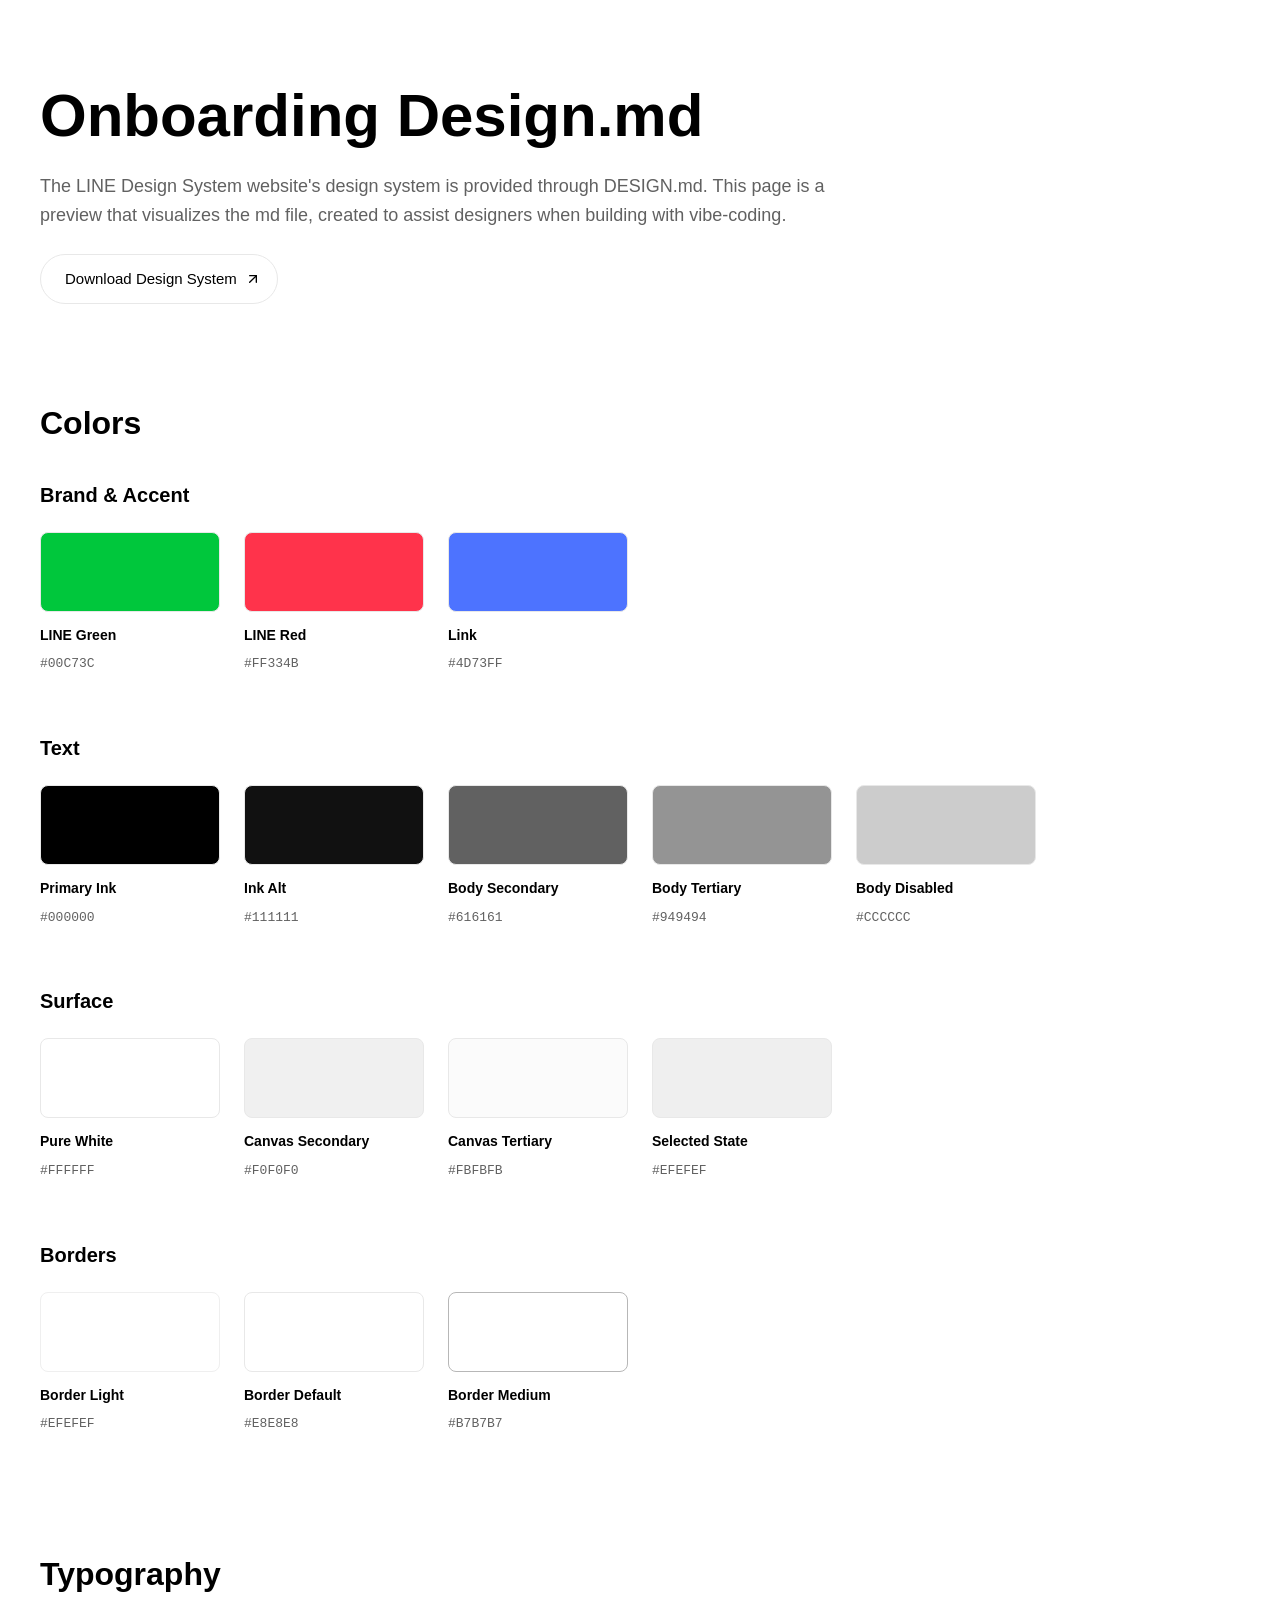
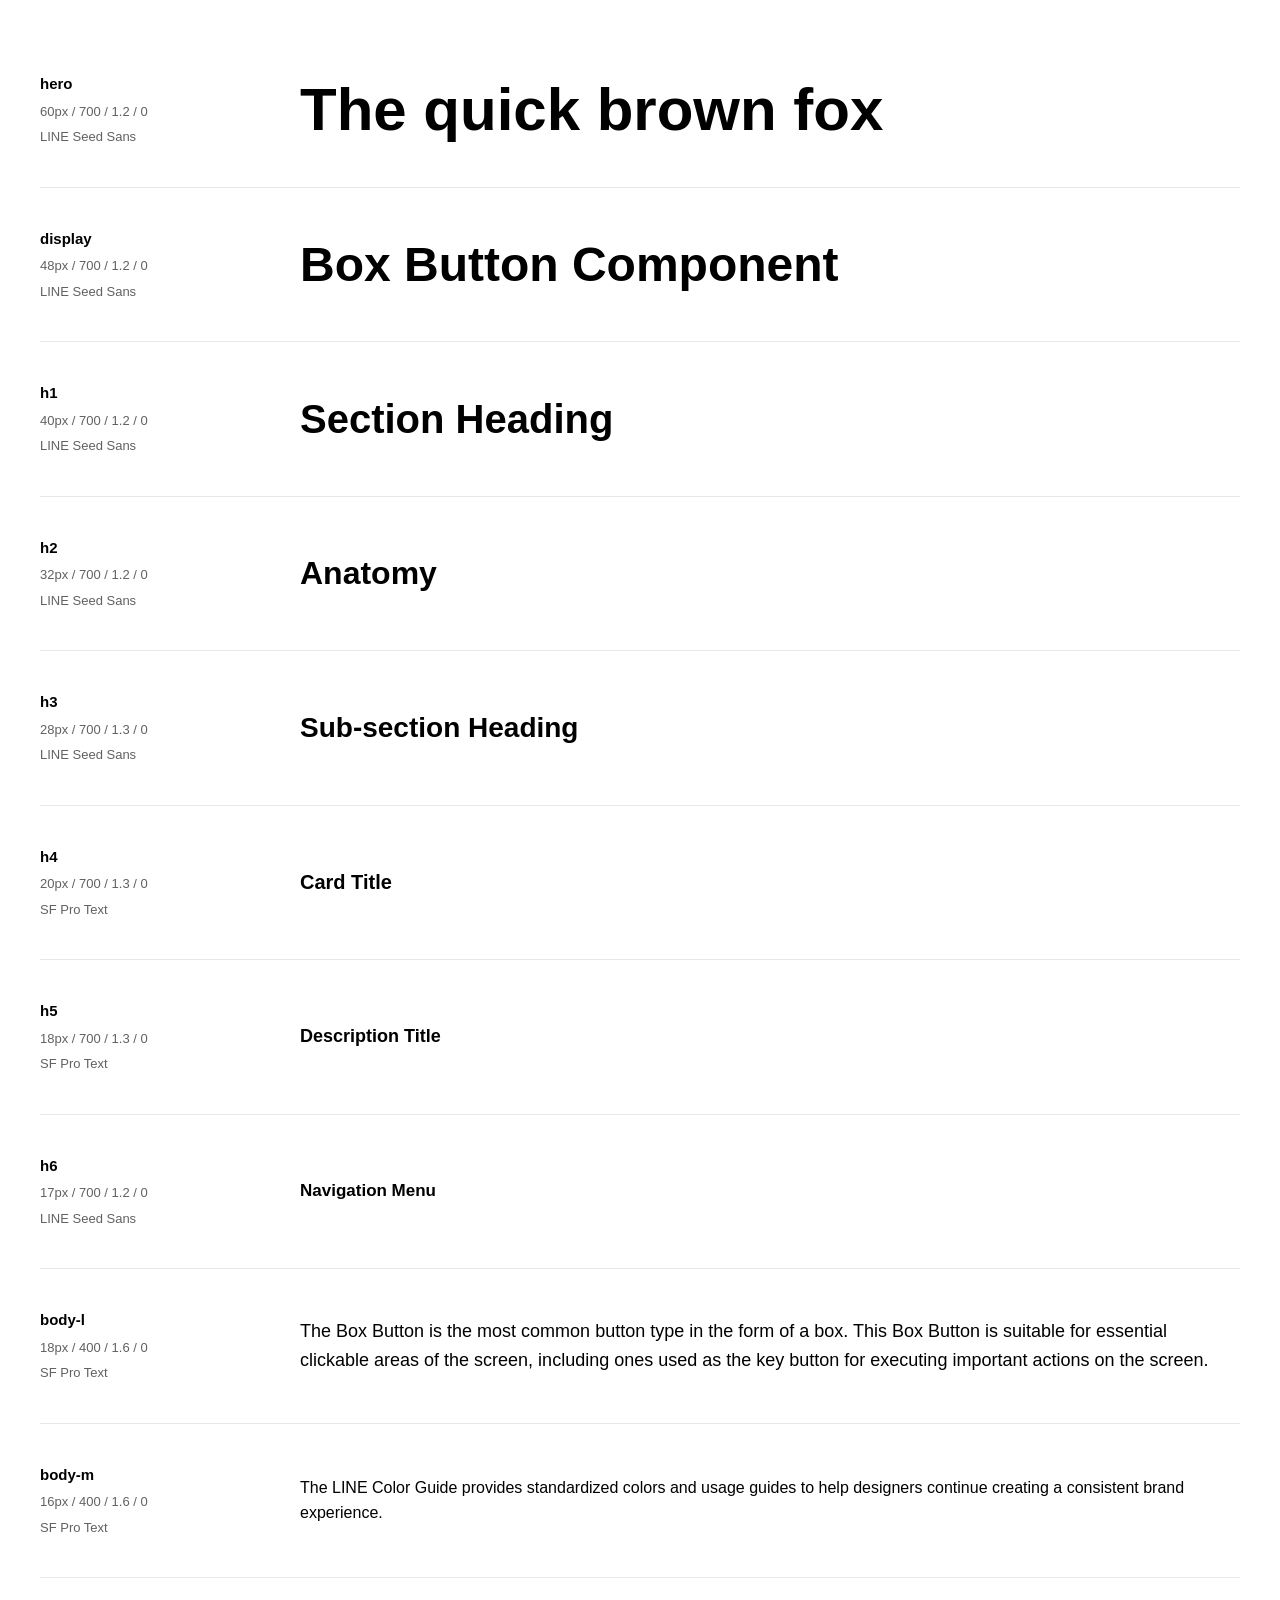
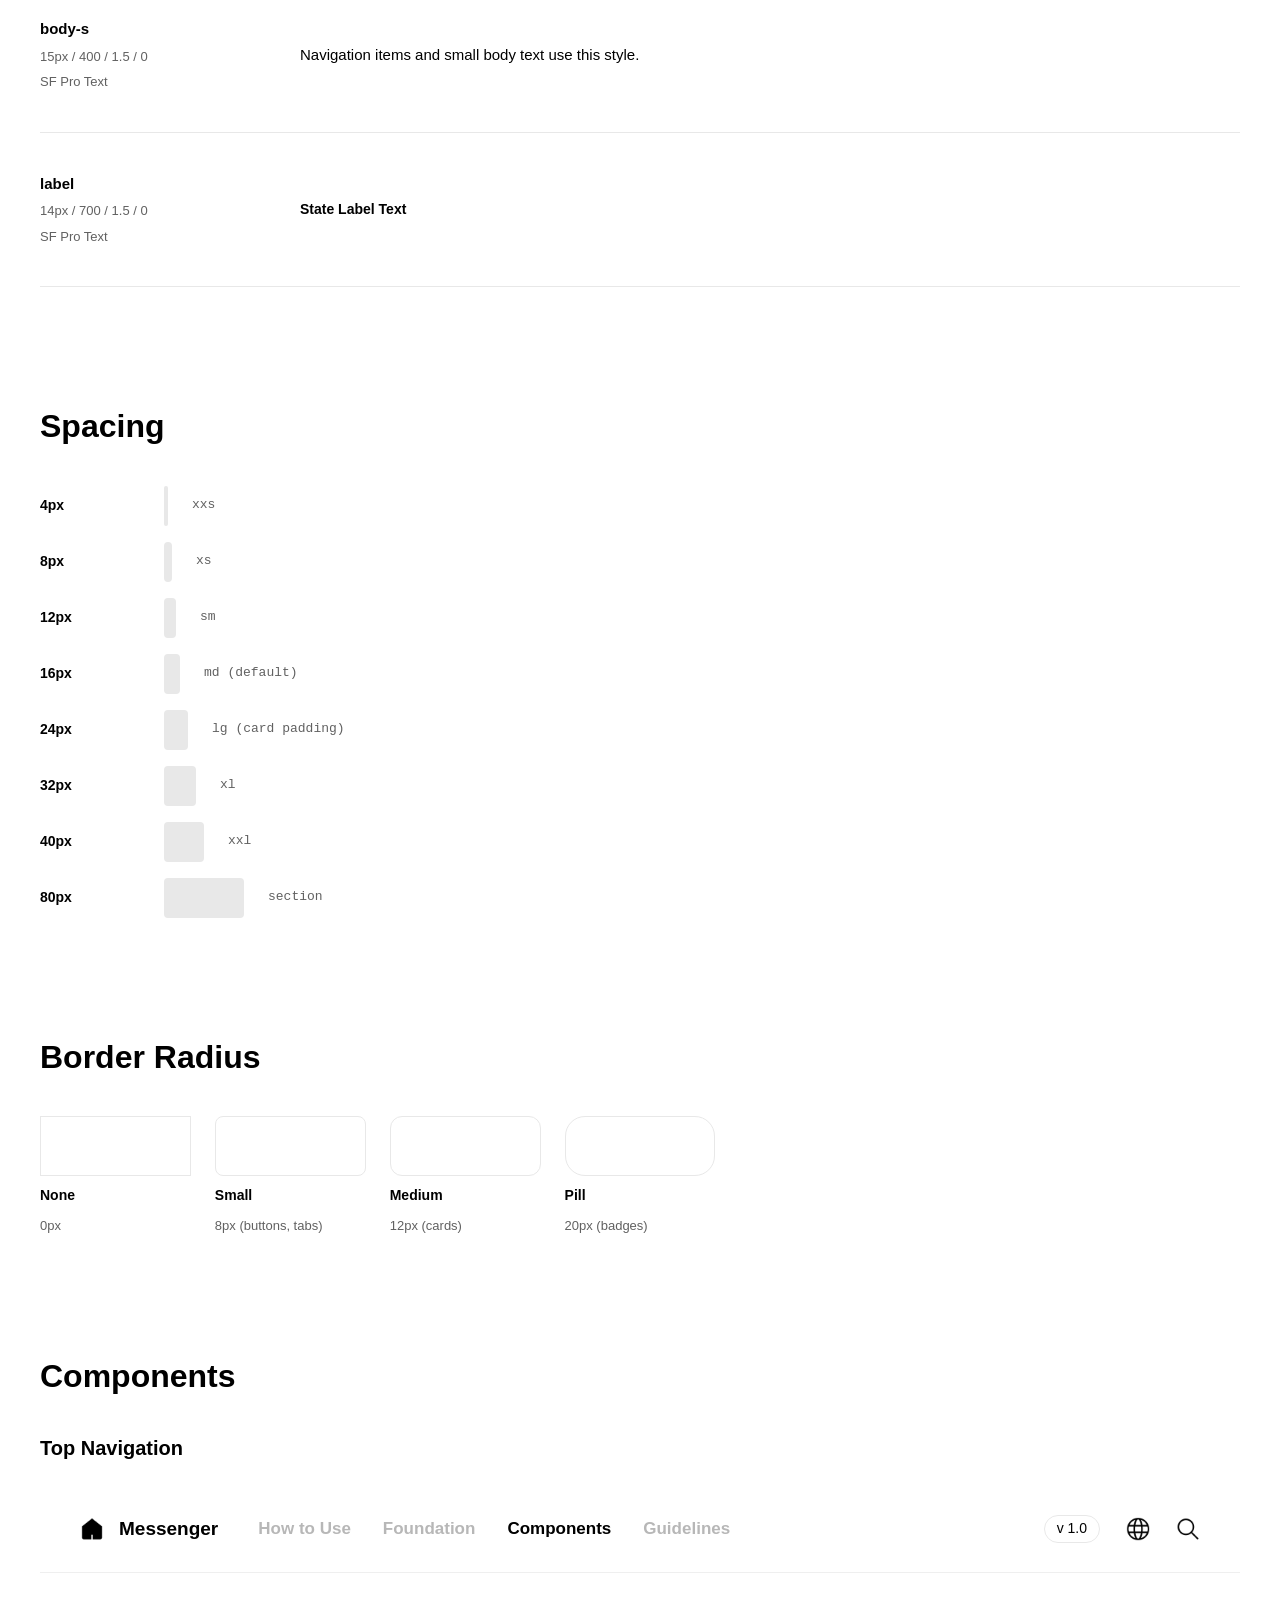
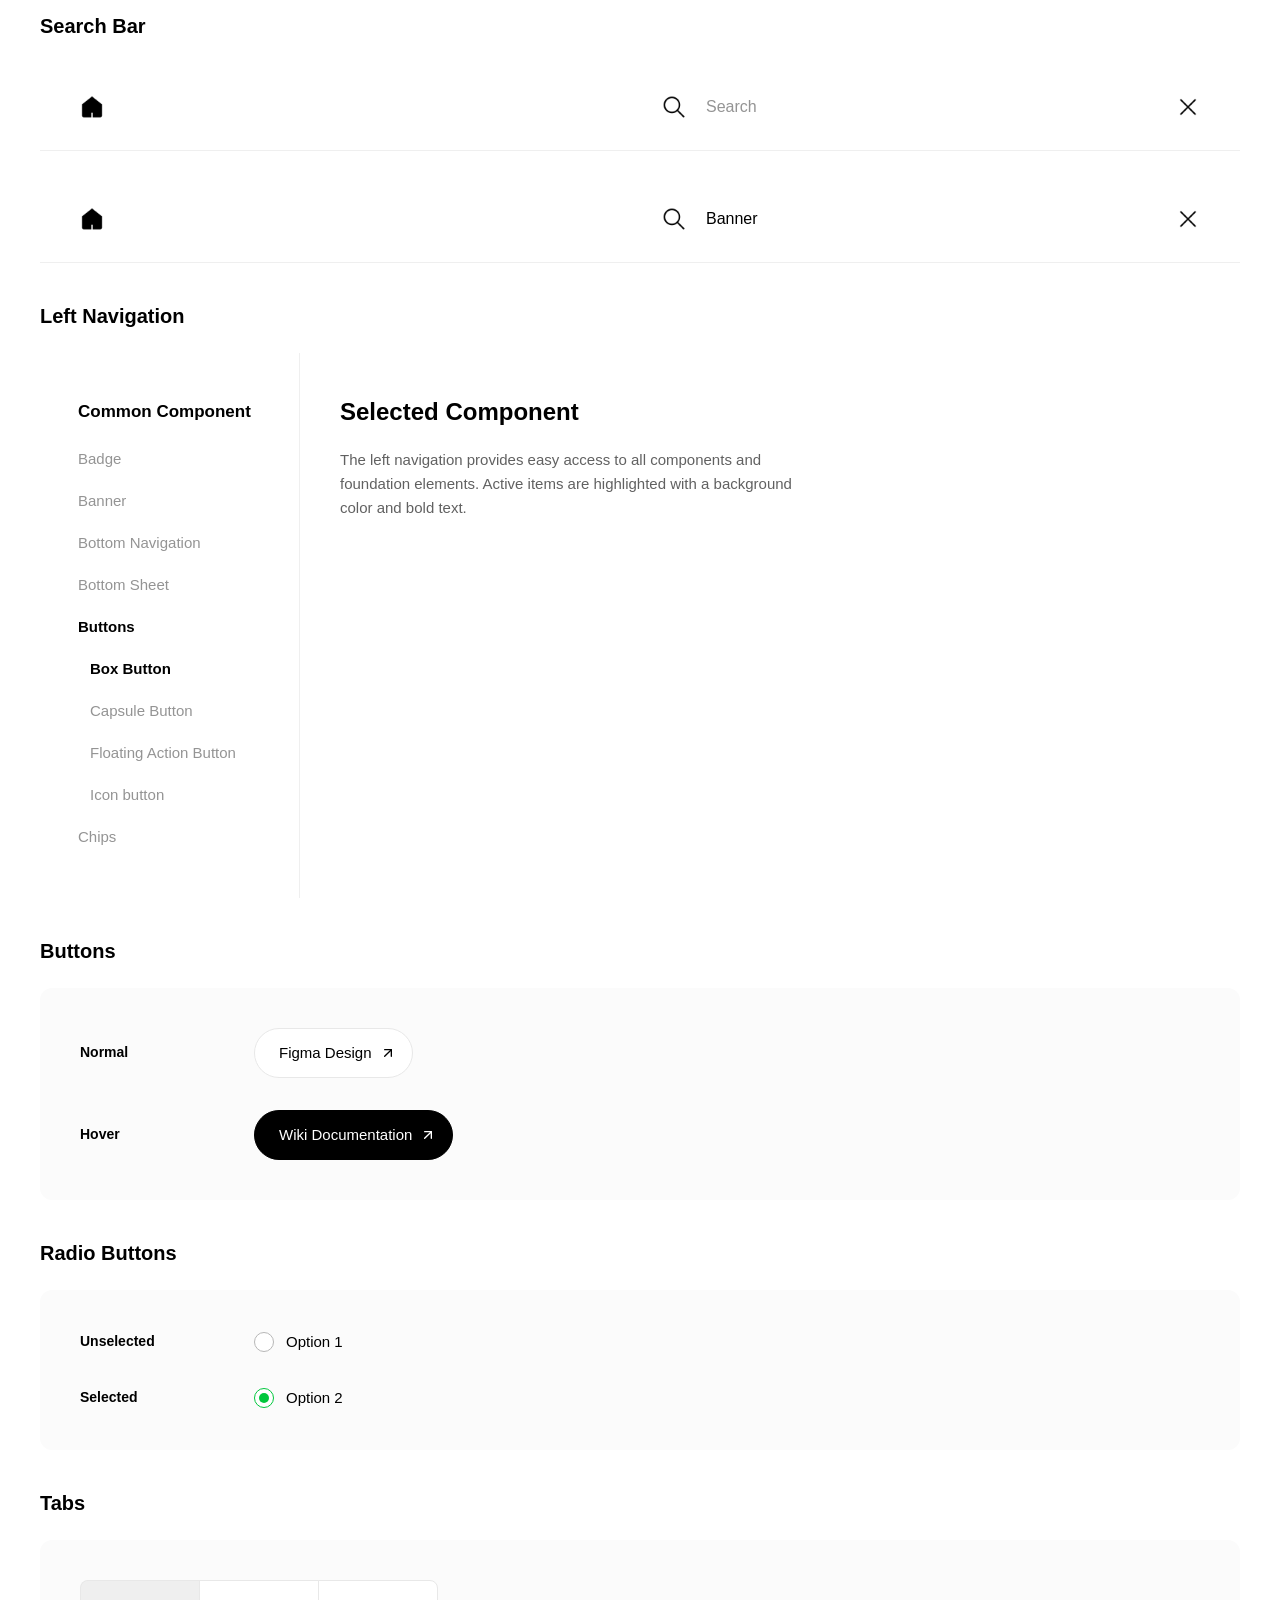
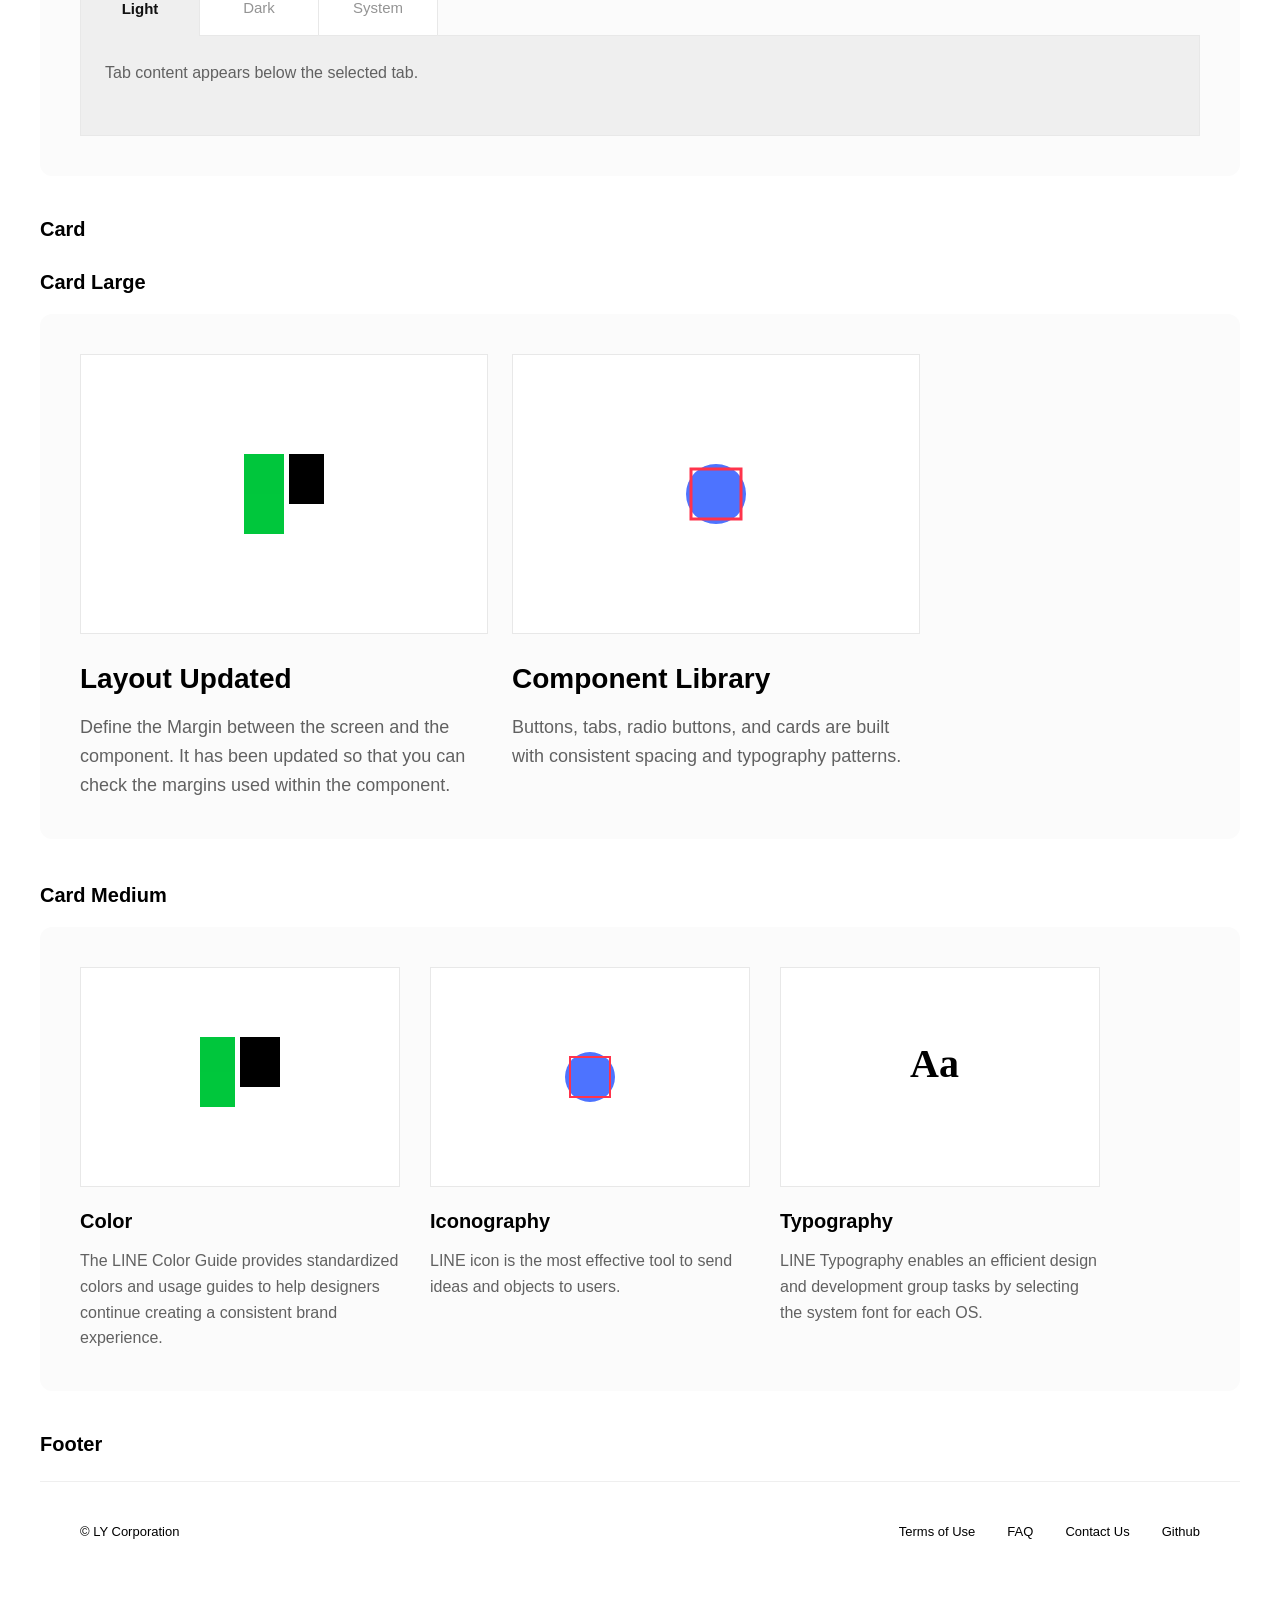
<file: index.html>
<!DOCTYPE html>
<html lang="ko">
  <head>
    <meta charset="UTF-8" />
    <meta name="viewport" content="width=device-width, initial-scale=1.0" />
    <title>Onboarding Design.md</title>
    <style>
      * {
        margin: 0;
        padding: 0;
        box-sizing: border-box;
      }

      body {
        font-family: "SF Pro Text", -apple-system, BlinkMacSystemFont,
          sans-serif;
        background: #ffffff;
        color: #000000;
        line-height: 1.6;
      }

      .container {
        max-width: 1280px;
        margin: 0 auto;
        padding: 80px 40px;
      }

      .hero {
        margin-bottom: 100px;
      }

      .hero h1 {
        font-family: "LINE Seed Sans", -apple-system, BlinkMacSystemFont,
          sans-serif;
        font-size: 60px;
        font-weight: 700;
        line-height: 1.2;
        letter-spacing: 0px;
        margin-bottom: 20px;
      }

      .hero p {
        font-size: 18px;
        line-height: 1.6;
        color: #616161;
        max-width: 800px;
      }

      .section {
        margin-bottom: 120px;
      }

      .section-title {
        font-family: "LINE Seed Sans", -apple-system, BlinkMacSystemFont,
          sans-serif;
        font-size: 32px;
        font-weight: 700;
        line-height: 1.2;
        margin-bottom: 40px;
        color: #000000;
      }

      .section-subtitle {
        font-family: "LINE Seed Sans", -apple-system, BlinkMacSystemFont,
          sans-serif;
        font-size: 20px;
        font-weight: 700;
        line-height: 1.3;
        margin-top: 40px;
        margin-bottom: 24px;
        color: #000000;
      }

      /* Colors */
      .color-grid {
        display: grid;
        grid-template-columns: repeat(auto-fill, minmax(170px, 1fr));
        gap: 24px;
        margin-bottom: 60px;
      }

      .color-item {
        display: flex;
        flex-direction: column;
        gap: 0;
      }

      .color-chip {
        height: 80px;
        border-radius: 8px;
        border: 1px solid #e8e8e8;
        margin-bottom: 12px;
      }

      .color-name {
        font-size: 14px;
        font-weight: 700;
        color: #000000;
        margin-bottom: 8px;
      }

      .color-value {
        font-size: 13px;
        color: #616161;
        font-family: "SF Mono", "Monaco", monospace;
      }

      /* Typography */
      .typo-sample {
        padding: 40px 0;
        border-bottom: 1px solid #e8e8e8;
        margin-bottom: 0;
        background: transparent;
        display: flex;
        align-items: center;
        gap: 80px;
      }

      .typo-label {
        font-size: 13px;
        color: #616161;
        font-weight: 400;
        min-width: 180px;
        flex-shrink: 0;
      }

      .typo-label-name {
        font-size: 15px;
        font-weight: 600;
        color: #000000;
        line-height: 1.5;
        margin-bottom: 6px;
      }

      .typo-label-specs {
        font-size: 13px;
        color: #616161;
        font-weight: 400;
        line-height: 1.5;
        margin-bottom: 6px;
      }

      .typo-label-font {
        font-size: 13px;
        color: #616161;
        font-weight: 400;
        line-height: 1.5;
      }

      /* Button */
      .button-download {
        background-color: #ffffff;
        color: #000000;
        font-size: 15px;
        font-weight: 500;
        border: 1px solid #e8e8e8;
        border-radius: 50px;
        padding: 0 16px 0 24px;
        height: 50px;
        gap: 8px;
        display: inline-flex;
        align-items: center;
        justify-content: center;
        cursor: pointer;
        transition: all 0.2s;
        text-decoration: none;
        margin-top: 24px;
      }

      .button-download:hover {
        background-color: #000000;
        color: #ffffff;
        border-color: #000000;
      }

      .button-download:hover svg {
        stroke: #ffffff;
      }

      .typo-content {
        flex: 1;
      }

      .typo-hero {
        font-family: "LINE Seed Sans", -apple-system, BlinkMacSystemFont,
          sans-serif;
        font-size: 60px;
        font-weight: 700;
        line-height: 1.2;
        letter-spacing: 0px;
      }

      .typo-display {
        font-family: "LINE Seed Sans", -apple-system, BlinkMacSystemFont,
          sans-serif;
        font-size: 48px;
        font-weight: 700;
        line-height: 1.2;
      }

      .typo-h1 {
        font-family: "LINE Seed Sans", -apple-system, BlinkMacSystemFont,
          sans-serif;
        font-size: 40px;
        font-weight: 700;
        line-height: 1.2;
      }

      .typo-h2 {
        font-family: "LINE Seed Sans", -apple-system, BlinkMacSystemFont,
          sans-serif;
        font-size: 32px;
        font-weight: 700;
        line-height: 1.2;
      }

      .typo-h3 {
        font-family: "LINE Seed Sans", -apple-system, BlinkMacSystemFont,
          sans-serif;
        font-size: 28px;
        font-weight: 700;
        line-height: 1.3;
        letter-spacing: 0px;
      }

      .typo-h4 {
        font-family: "SF Pro Text", -apple-system, BlinkMacSystemFont,
          sans-serif;
        font-size: 20px;
        font-weight: 700;
        line-height: 1.3;
        letter-spacing: 0px;
      }

      .typo-h5 {
        font-family: "SF Pro Text", -apple-system, BlinkMacSystemFont,
          sans-serif;
        font-size: 18px;
        font-weight: 700;
        line-height: 1.3;
        letter-spacing: 0px;
      }

      .typo-h6 {
        font-family: "LINE Seed Sans", -apple-system, BlinkMacSystemFont,
          sans-serif;
        font-size: 17px;
        font-weight: 700;
        line-height: 1.2;
        letter-spacing: 0px;
      }

      .typo-brand-logo {
        font-family: "LINE Seed Sans", -apple-system, BlinkMacSystemFont,
          sans-serif;
        font-size: 19px;
        font-weight: 700;
        line-height: 1;
        letter-spacing: 0px;
      }

      .body-l {
        font-family: "SF Pro Text", -apple-system, BlinkMacSystemFont,
          sans-serif;
        font-size: 18px;
        font-weight: 400;
        line-height: 1.6;
      }

      .typo-body {
        font-family: "SF Pro Text", -apple-system, BlinkMacSystemFont,
          sans-serif;
        font-size: 16px;
        font-weight: 400;
        line-height: 1.6;
      }

      .typo-body-sm {
        font-family: "SF Pro Text", -apple-system, BlinkMacSystemFont,
          sans-serif;
        font-size: 15px;
        font-weight: 400;
        line-height: 1.5;
      }

      /* Spacing */
      .spacing-grid {
        display: flex;
        flex-direction: column;
        gap: 16px;
      }

      .spacing-item {
        display: flex;
        align-items: center;
        gap: 24px;
      }

      .spacing-label {
        width: 100px;
        font-size: 14px;
        font-weight: 700;
        color: #000000;
      }

      .spacing-visual {
        background: #e8e8e8;
        height: 40px;
        border-radius: 4px;
      }

      .spacing-value {
        font-size: 13px;
        color: #616161;
        font-family: "SF Mono", "Monaco", monospace;
      }

      /* Border Radius */
      .radius-grid {
        display: grid;
        grid-template-columns: repeat(auto-fill, minmax(150px, 1fr));
        gap: 24px;
      }

      .radius-item {
        display: flex;
        flex-direction: column;
        gap: 8px;
      }

      .radius-visual {
        height: 60px;
        background: transparent;
        border: 1px solid #e8e8e8;
      }

      .radius-label {
        font-size: 14px;
        font-weight: 700;
        color: #000000;
        margin-bottom: 2px;
      }

      .radius-value {
        font-size: 13px;
        color: #616161;
      }

      /* Components */
      .component-showcase {
        padding: 40px;
        background: #fbfbfb;
        border-radius: 12px;
        margin-bottom: 40px;
      }

      .component-row {
        display: flex;
        align-items: center;
        gap: 24px;
        flex-wrap: wrap;
        margin-bottom: 32px;
      }

      .component-row:last-child {
        margin-bottom: 0;
      }

      .component-label {
        width: 150px;
        font-size: 14px;
        font-weight: 700;
        color: #000000;
      }

      /* Button */
      .btn-primary {
        background-color: #ffffff;
        color: #000000;
        font-family: "SF Pro Text", -apple-system, BlinkMacSystemFont,
          sans-serif;
        font-size: 15px;
        font-weight: 500;
        border-radius: 50px;
        border: 1px solid #e8e8e8;
        padding: 0 16px 0 24px;
        height: 50px;
        display: inline-flex;
        align-items: center;
        gap: 8px;
        cursor: pointer;
        transition: all 0.2s;
      }

      .btn-primary-hover {
        background-color: #000000;
        color: #ffffff;
        font-size: 15px;
        font-weight: 500;
        border-radius: 50px;
        border: 1px solid #000000;
        padding: 0 16px 0 24px;
        height: 50px;
        display: inline-flex;
        align-items: center;
        gap: 8px;
        cursor: pointer;
      }

      .btn-icon {
        width: 16px;
        height: 16px;
      }

      .btn-primary-hover .btn-icon {
        filter: brightness(0) invert(1);
      }

      /* Radio */
      .radio-group {
        display: flex;
        gap: 32px;
      }

      .radio-item {
        display: flex;
        align-items: center;
        gap: 12px;
        cursor: pointer;
      }

      .radio-circle {
        width: 20px;
        height: 20px;
        border-radius: 50%;
        border: 1px solid #b7b7b7;
        display: flex;
        align-items: center;
        justify-content: center;
        background: #ffffff;
      }

      .radio-circle.selected {
        border-color: #00c73c;
      }

      .radio-dot {
        width: 10px;
        height: 10px;
        border-radius: 50%;
        background: #00c73c;
        display: none;
      }

      .radio-circle.selected .radio-dot {
        display: block;
      }

      .radio-label {
        font-size: 15px;
        color: #000000;
      }

      /* Tabs */
      .tabs-container {
        display: inline-block;
        width: 100%;
        position: relative;
      }

      .tabs {
        display: flex;
        gap: 0;
        position: relative;
      }

      .tabs::after {
        content: "";
        position: absolute;
        bottom: 0;
        left: 0;
        right: 0;
        height: 1px;
        background: #e8e8e8;
        z-index: 0;
      }

      .tab {
        height: 56px;
        min-width: 120px;
        padding: 0 30px;
        background: #ffffff;
        color: #949494;
        font-family: "SF Pro Text", -apple-system, BlinkMacSystemFont,
          sans-serif;
        font-size: 15px;
        font-weight: 500;
        border: 1px solid #e8e8e8;
        border-bottom: 1px solid #e8e8e8;
        border-radius: 0;
        cursor: pointer;
        display: inline-flex;
        align-items: center;
        justify-content: center;
        position: relative;
        z-index: 1;
      }

      .tab:first-child {
        border-top-left-radius: 8px;
      }

      .tab:last-child {
        border-top-right-radius: 8px;
      }

      .tab:not(:first-child) {
        margin-left: -1px;
      }

      .tab.active {
        background: #efefef;
        color: #111111;
        font-weight: 600;
        border: 1px solid #e8e8e8;
        border-bottom: none;
        z-index: 2;
      }

      .tab-content {
        padding: 24px;
        background: #efefef;
        border: 1px solid #e8e8e8;
        border-top: none;
        border-radius: 0;
        min-height: 100px;
      }

      /* Card */
      .card {
        max-width: 408px;
      }

      .card-image {
        width: 100%;
        height: 280px;
        background: #ffffff;
        border: 1px solid #e8e8e8;
        border-radius: 0px;
        display: flex;
        align-items: center;
        justify-content: center;
        color: #949494;
        font-size: 14px;
        margin-bottom: 22px;
      }

      .card-content {
        padding: 0;
      }

      .card-title {
        font-family: "SF Pro Text", -apple-system, BlinkMacSystemFont,
          sans-serif;
        font-size: 28px;
        font-weight: 700;
        line-height: 1.3;
        letter-spacing: 0px;
        margin-bottom: 16px;
        padding-top: 5px;
        color: #000000;
      }

      .card-text {
        font-family: "SF Pro Text", -apple-system, BlinkMacSystemFont,
          sans-serif;
        font-size: 18px;
        font-weight: 400;
        color: #616161;
        line-height: 1.6;
        margin: 0;
      }

      /* Card Medium */
      .card-medium {
        max-width: 320px;
        cursor: pointer;
      }

      .card-medium-image {
        transition: all 0.2s ease;
      }

      .card-medium:hover .card-medium-image {
        transform: translateY(-4px);
        box-shadow: 0 6px 12px rgba(0, 0, 0, 0.06);
      }

      .card {
        cursor: pointer;
      }

      .card-image {
        transition: all 0.2s ease;
      }

      .card:hover .card-image {
        transform: translateY(-4px);
        box-shadow: 0 6px 12px rgba(0, 0, 0, 0.06);
      }

      .card-medium-image {
        width: 100%;
        height: 220px;
        background: #ffffff;
        border: 1px solid #e8e8e8;
        border-radius: 0px;
        display: flex;
        align-items: center;
        justify-content: center;
        color: #949494;
        font-size: 14px;
        margin-bottom: 16px;
      }

      .card-medium-title {
        font-family: "SF Pro Text", -apple-system, BlinkMacSystemFont,
          sans-serif;
        font-size: 20px;
        font-weight: 700;
        line-height: 1.3;
        letter-spacing: 0px;
        margin-bottom: 14px;
        padding-top: 5px;
        color: #000000;
      }

      .card-medium-text {
        font-family: "SF Pro Text", -apple-system, BlinkMacSystemFont,
          sans-serif;
        font-size: 16px;
        font-weight: 400;
        color: #616161;
        line-height: 1.6;
        margin: 0;
      }

      /* Header Preview */
      .header-preview {
        background: #ffffff;
        margin-bottom: 40px;
      }

      .header {
        height: 88px;
        border-bottom: 1px solid #efefef;
        display: flex;
        align-items: center;
        justify-content: space-between;
        padding: 0 40px;
        background: rgba(255, 255, 255, 0.95);
        backdrop-filter: blur(10px);
        -webkit-backdrop-filter: blur(10px);
      }

      .header-left {
        display: flex;
        align-items: center;
        gap: 15px;
      }

      .logo {
        font-family: "LINE Seed Sans", -apple-system, BlinkMacSystemFont,
          sans-serif;
        font-size: 19px;
        font-weight: 700;
        line-height: 1;
        letter-spacing: 0px;
      }

      .header-nav {
        display: flex;
        gap: 32px;
        margin-left: 25px;
      }

      .header-nav a {
        font-family: "LINE Seed Sans", -apple-system, BlinkMacSystemFont,
          sans-serif;
        font-size: 17px;
        font-weight: 700;
        line-height: 1.2;
        letter-spacing: 0px;
        color: #b7b7b7;
        text-decoration: none;
        transition: color 0.2s;
      }

      .header-nav a:hover,
      .header-nav a.active {
        color: #000000;
      }

      .version-badge {
        padding: 6px 12px;
        border: 1px solid #e8e8e8;
        border-radius: 20px;
        font-size: 14px;
        font-weight: 500;
        line-height: 1.5;
        letter-spacing: 0px;
        height: 28px;
        display: inline-flex;
        align-items: center;
        background-color: transparent;
      }

      .header-icons {
        display: flex;
        gap: 26px;
        align-items: center;
      }

      .header-icon {
        width: 24px;
        height: 24px;
      }

      .language-wrapper {
        position: relative;
        display: flex;
        align-items: center;
      }

      /* Language Dropdown */
      .language-dropdown {
        position: absolute;
        top: calc(100% + 14px);
        left: 50%;
        transform: translateX(-50%);
        background: #ffffff;
        border: 1px solid #000000;
        width: 80px;
        padding: 10px 0;
        display: none;
        z-index: 1000;
      }

      .header-preview {
        position: relative;
        z-index: 1;
      }

      .language-item {
        height: 36px;
        width: 80px;
        display: flex;
        align-items: center;
        justify-content: center;
        font-family: "SF Pro Text", -apple-system, BlinkMacSystemFont,
          sans-serif;
        font-size: 16px;
        font-weight: 500;
        color: #949494;
        cursor: pointer;
      }

      .language-item.active {
        color: #000000;
      }

      .language-item:hover {
        color: #000000;
      }

      /* Search Bar */
      .search-preview {
        background: #ffffff;
        margin-bottom: 40px;
        position: relative;
        z-index: 0;
      }

      .search-bar-container {
        height: 88px;
        border-bottom: 1px solid #efefef;
        display: flex;
        align-items: center;
        justify-content: space-between;
        padding: 0 40px;
        background: rgba(255, 255, 255, 0.95);
        backdrop-filter: blur(10px);
        -webkit-backdrop-filter: blur(10px);
      }

      .search-bar-container + .search-bar-container {
        margin-top: 24px;
      }

      .search-bar-left {
        display: flex;
        align-items: center;
      }

      .search-bar-home-icon {
        width: 24px;
        height: 24px;
      }

      .search-bar-right {
        display: flex;
        align-items: center;
        gap: 20px;
      }

      .search-bar-icon {
        width: 24px;
        height: 24px;
      }

      .search-bar-input {
        border: none;
        outline: none;
        background: transparent;
        font-family: "SF Pro Text", -apple-system, BlinkMacSystemFont,
          sans-serif;
        font-size: 16px;
        font-weight: 400;
        color: #000000;
        width: 450px;
        height: 24px;
      }

      .search-bar-input::placeholder {
        color: #949494;
      }

      .search-bar-close {
        width: 24px;
        height: 24px;
        cursor: pointer;
      }

      /* Left Nav Preview */
      .nav-preview {
        background: #ffffff;
        display: flex;
        max-width: 800px;
      }

      .left-nav {
        width: 260px;
        background: #ffffff;
        border-right: 1px solid #efefef;
        padding: 33px 34px 40px 38px;
      }

      .nav-category-title {
        font-family: "SF Pro Text", -apple-system, BlinkMacSystemFont,
          sans-serif;
        font-size: 17px;
        font-weight: 700;
        letter-spacing: 0px;
        color: #000000;
        padding: 12px 0;
        margin-bottom: 0;
      }

      .nav-item {
        display: flex;
        align-items: center;
        height: 42px;
        padding: 0;
        font-family: "SF Pro Text", -apple-system, BlinkMacSystemFont,
          sans-serif;
        font-size: 15px;
        font-weight: 500;
        letter-spacing: 0px;
        color: #949494;
        text-decoration: none;
        border-radius: 0;
        transition: all 0.2s;
      }

      .nav-item:hover {
        color: #000000;
        font-weight: 700;
      }

      .nav-item.active {
        color: #000000;
        font-weight: 700;
      }

      .nav-item.nav-parent {
        font-weight: 700;
        color: #000000;
        cursor: default;
      }

      .nav-submenu {
        padding-left: 0;
      }

      .nav-submenu .nav-item {
        padding-left: 12px;
      }

      .nav-content {
        flex: 1;
        padding: 40px;
        background: #ffffff;
      }

      .nav-content h3 {
        font-family: "LINE Seed Sans", -apple-system, BlinkMacSystemFont,
          sans-serif;
        font-size: 24px;
        font-weight: 700;
        margin-bottom: 16px;
      }

      .nav-content p {
        font-size: 15px;
        color: #616161;
        line-height: 1.6;
      }

      /* Footer Preview */
      .footer-preview {
        background: #ffffff;
      }

      .footer {
        background: #ffffff;
        border-top: 1px solid #efefef;
        padding: 40px 40px;
        display: flex;
        justify-content: space-between;
        align-items: center;
      }

      .footer-copyright {
        font-size: 13px;
        font-weight: 500;
        color: #000000;
      }

      .footer-links {
        display: flex;
        gap: 32px;
      }

      .footer-links {
        display: flex;
        gap: 32px;
      }

      .footer-links:hover .footer-link {
        color: #cccccc;
      }

      .footer-link {
        font-size: 13px;
        font-weight: 500;
        color: #000000;
        text-decoration: none;
        transition: color 0.2s;
      }

      .footer-links:hover .footer-link {
        color: #b7b7b7;
      }

      .footer-link:hover {
        color: #000000 !important;
      }

      /* Responsive Grid for Card Large and Card Medium */
      @media (max-width: 1024px) {
        .component-showcase > div[style*="grid-template-columns"] {
          grid-template-columns: repeat(2, 1fr) !important;
          gap: 24px !important;
        }
      }

      @media (max-width: 768px) {
        .component-showcase > div[style*="grid-template-columns"] {
          grid-template-columns: 1fr !important;
          gap: 24px !important;
        }
      }
    </style>
  </head>
  <body>
    <div class="container">
      <!-- Hero -->
      <div class="hero">
        <h1>Onboarding Design.md</h1>
        <p>
          The LINE Design System website's design system is provided through
          DESIGN.md. This page is a preview that visualizes the md file, created
          to assist designers when building with vibe-coding.
        </p>
        <a href="Onboarding_DesignSystem.zip" download class="button-download">
          Download Design System
          <svg xmlns="http://www.w3.org/2000/svg" width="16" height="16" viewBox="0 0 24 24" fill="none" stroke="currentColor" stroke-width="2" stroke-linecap="round" stroke-linejoin="round">
            <path d="M7 7h10v10"/>
            <path d="M7 17 17 7"/>
          </svg>
        </a>
      </div>

      <!-- Colors -->
      <section class="section">
        <h2 class="section-title">Colors</h2>

        <h3 class="section-subtitle">Brand & Accent</h3>
        <div class="color-grid">
          <div class="color-item">
            <div class="color-chip" style="background: #00c73c"></div>
            <div class="color-name">LINE Green</div>
            <div class="color-value">#00C73C</div>
          </div>
          <div class="color-item">
            <div class="color-chip" style="background: #ff334b"></div>
            <div class="color-name">LINE Red</div>
            <div class="color-value">#FF334B</div>
          </div>
          <div class="color-item">
            <div class="color-chip" style="background: #4d73ff"></div>
            <div class="color-name">Link</div>
            <div class="color-value">#4D73FF</div>
          </div>
        </div>

        <h3 class="section-subtitle">Text</h3>
        <div class="color-grid">
          <div class="color-item">
            <div class="color-chip" style="background: #000000"></div>
            <div class="color-name">Primary Ink</div>
            <div class="color-value">#000000</div>
          </div>
          <div class="color-item">
            <div class="color-chip" style="background: #111111"></div>
            <div class="color-name">Ink Alt</div>
            <div class="color-value">#111111</div>
          </div>
          <div class="color-item">
            <div class="color-chip" style="background: #616161"></div>
            <div class="color-name">Body Secondary</div>
            <div class="color-value">#616161</div>
          </div>
          <div class="color-item">
            <div class="color-chip" style="background: #949494"></div>
            <div class="color-name">Body Tertiary</div>
            <div class="color-value">#949494</div>
          </div>
          <div class="color-item">
            <div class="color-chip" style="background: #cccccc"></div>
            <div class="color-name">Body Disabled</div>
            <div class="color-value">#CCCCCC</div>
          </div>
        </div>

        <h3 class="section-subtitle">Surface</h3>
        <div class="color-grid">
          <div class="color-item">
            <div class="color-chip" style="background: #ffffff"></div>
            <div class="color-name">Pure White</div>
            <div class="color-value">#FFFFFF</div>
          </div>
          <div class="color-item">
            <div class="color-chip" style="background: #f0f0f0"></div>
            <div class="color-name">Canvas Secondary</div>
            <div class="color-value">#F0F0F0</div>
          </div>
          <div class="color-item">
            <div class="color-chip" style="background: #fbfbfb"></div>
            <div class="color-name">Canvas Tertiary</div>
            <div class="color-value">#FBFBFB</div>
          </div>
          <div class="color-item">
            <div class="color-chip" style="background: #efefef"></div>
            <div class="color-name">Selected State</div>
            <div class="color-value">#EFEFEF</div>
          </div>
        </div>

        <h3 class="section-subtitle">Borders</h3>
        <div class="color-grid">
          <div class="color-item">
            <div
              class="color-chip"
              style="background: transparent; border: 1px solid #efefef"
            ></div>
            <div class="color-name">Border Light</div>
            <div class="color-value">#EFEFEF</div>
          </div>
          <div class="color-item">
            <div
              class="color-chip"
              style="background: transparent; border: 1px solid #e8e8e8"
            ></div>
            <div class="color-name">Border Default</div>
            <div class="color-value">#E8E8E8</div>
          </div>
          <div class="color-item">
            <div
              class="color-chip"
              style="background: transparent; border: 1px solid #b7b7b7"
            ></div>
            <div class="color-name">Border Medium</div>
            <div class="color-value">#B7B7B7</div>
          </div>
        </div>
      </section>

      <!-- Typography -->
      <section class="section">
        <h2 class="section-title">Typography</h2>

        <div class="typo-sample">
          <div class="typo-label">
            <div class="typo-label-name">hero</div>
            <div class="typo-label-specs">60px / 700 / 1.2 / 0</div>
            <div class="typo-label-font">LINE Seed Sans</div>
          </div>
          <div class="typo-content">
            <div class="typo-hero">The quick brown fox</div>
          </div>
        </div>

        <div class="typo-sample">
          <div class="typo-label">
            <div class="typo-label-name">display</div>
            <div class="typo-label-specs">48px / 700 / 1.2 / 0</div>
            <div class="typo-label-font">LINE Seed Sans</div>
          </div>
          <div class="typo-content">
            <div class="typo-display">Box Button Component</div>
          </div>
        </div>

        <div class="typo-sample">
          <div class="typo-label">
            <div class="typo-label-name">h1</div>
            <div class="typo-label-specs">40px / 700 / 1.2 / 0</div>
            <div class="typo-label-font">LINE Seed Sans</div>
          </div>
          <div class="typo-content">
            <div class="typo-h1">Section Heading</div>
          </div>
        </div>

        <div class="typo-sample">
          <div class="typo-label">
            <div class="typo-label-name">h2</div>
            <div class="typo-label-specs">32px / 700 / 1.2 / 0</div>
            <div class="typo-label-font">LINE Seed Sans</div>
          </div>
          <div class="typo-content">
            <div class="typo-h2">Anatomy</div>
          </div>
        </div>

        <div class="typo-sample">
          <div class="typo-label">
            <div class="typo-label-name">h3</div>
            <div class="typo-label-specs">28px / 700 / 1.3 / 0</div>
            <div class="typo-label-font">LINE Seed Sans</div>
          </div>
          <div class="typo-content">
            <div class="typo-h3">Sub-section Heading</div>
          </div>
        </div>

        <div class="typo-sample">
          <div class="typo-label">
            <div class="typo-label-name">h4</div>
            <div class="typo-label-specs">20px / 700 / 1.3 / 0</div>
            <div class="typo-label-font">SF Pro Text</div>
          </div>
          <div class="typo-content">
            <div class="typo-h4">Card Title</div>
          </div>
        </div>

        <div class="typo-sample">
          <div class="typo-label">
            <div class="typo-label-name">h5</div>
            <div class="typo-label-specs">18px / 700 / 1.3 / 0</div>
            <div class="typo-label-font">SF Pro Text</div>
          </div>
          <div class="typo-content">
            <div class="typo-h5">Description Title</div>
          </div>
        </div>

        <div class="typo-sample">
          <div class="typo-label">
            <div class="typo-label-name">h6</div>
            <div class="typo-label-specs">17px / 700 / 1.2 / 0</div>
            <div class="typo-label-font">LINE Seed Sans</div>
          </div>
          <div class="typo-content">
            <div class="typo-h6">Navigation Menu</div>
          </div>
        </div>

        <div class="typo-sample">
          <div class="typo-label">
            <div class="typo-label-name">body-l</div>
            <div class="typo-label-specs">18px / 400 / 1.6 / 0</div>
            <div class="typo-label-font">SF Pro Text</div>
          </div>
          <div class="typo-content">
            <div class="body-l">
              The Box Button is the most common button type in the form of a
              box. This Box Button is suitable for essential clickable areas of
              the screen, including ones used as the key button for executing
              important actions on the screen.
            </div>
          </div>
        </div>

        <div class="typo-sample">
          <div class="typo-label">
            <div class="typo-label-name">body-m</div>
            <div class="typo-label-specs">16px / 400 / 1.6 / 0</div>
            <div class="typo-label-font">SF Pro Text</div>
          </div>
          <div class="typo-content">
            <div class="typo-body">
              The LINE Color Guide provides standardized colors and usage guides
              to help designers continue creating a consistent brand experience.
            </div>
          </div>
        </div>

        <div class="typo-sample">
          <div class="typo-label">
            <div class="typo-label-name">body-s</div>
            <div class="typo-label-specs">15px / 400 / 1.5 / 0</div>
            <div class="typo-label-font">SF Pro Text</div>
          </div>
          <div class="typo-content">
            <div class="typo-body-sm">
              Navigation items and small body text use this style.
            </div>
          </div>
        </div>

        <div class="typo-sample">
          <div class="typo-label">
            <div class="typo-label-name">label</div>
            <div class="typo-label-specs">14px / 700 / 1.5 / 0</div>
            <div class="typo-label-font">SF Pro Text</div>
          </div>
          <div class="typo-content">
            <div style="font-size: 14px; font-weight: 700">
              State Label Text
            </div>
          </div>
        </div>
      </section>

      <!-- Spacing -->
      <section class="section">
        <h2 class="section-title">Spacing</h2>
        <div class="spacing-grid">
          <div class="spacing-item">
            <div class="spacing-label">4px</div>
            <div class="spacing-visual" style="width: 4px"></div>
            <div class="spacing-value">xxs</div>
          </div>
          <div class="spacing-item">
            <div class="spacing-label">8px</div>
            <div class="spacing-visual" style="width: 8px"></div>
            <div class="spacing-value">xs</div>
          </div>
          <div class="spacing-item">
            <div class="spacing-label">12px</div>
            <div class="spacing-visual" style="width: 12px"></div>
            <div class="spacing-value">sm</div>
          </div>
          <div class="spacing-item">
            <div class="spacing-label">16px</div>
            <div class="spacing-visual" style="width: 16px"></div>
            <div class="spacing-value">md (default)</div>
          </div>
          <div class="spacing-item">
            <div class="spacing-label">24px</div>
            <div class="spacing-visual" style="width: 24px"></div>
            <div class="spacing-value">lg (card padding)</div>
          </div>
          <div class="spacing-item">
            <div class="spacing-label">32px</div>
            <div class="spacing-visual" style="width: 32px"></div>
            <div class="spacing-value">xl</div>
          </div>
          <div class="spacing-item">
            <div class="spacing-label">40px</div>
            <div class="spacing-visual" style="width: 40px"></div>
            <div class="spacing-value">xxl</div>
          </div>
          <div class="spacing-item">
            <div class="spacing-label">80px</div>
            <div class="spacing-visual" style="width: 80px"></div>
            <div class="spacing-value">section</div>
          </div>
        </div>
      </section>

      <!-- Border Radius -->
      <section class="section">
        <h2 class="section-title">Border Radius</h2>
        <div class="radius-grid">
          <div class="radius-item">
            <div class="radius-visual" style="border-radius: 0px"></div>
            <div class="radius-label">None</div>
            <div class="radius-value">0px</div>
          </div>
          <div class="radius-item">
            <div class="radius-visual" style="border-radius: 8px"></div>
            <div class="radius-label">Small</div>
            <div class="radius-value">8px (buttons, tabs)</div>
          </div>
          <div class="radius-item">
            <div class="radius-visual" style="border-radius: 12px"></div>
            <div class="radius-label">Medium</div>
            <div class="radius-value">12px (cards)</div>
          </div>
          <div class="radius-item">
            <div class="radius-visual" style="border-radius: 20px"></div>
            <div class="radius-label">Pill</div>
            <div class="radius-value">20px (badges)</div>
          </div>
        </div>
      </section>

      <!-- Components -->
      <section class="section">
        <h2 class="section-title">Components</h2>

        <!-- Top Navigation -->
        <h3 class="section-subtitle">Top Navigation</h3>
        <div class="header-preview">
          <div class="header">
            <div class="header-left">
              <img
                src="images/lds_home_solid.png"
                alt="Home"
                width="24"
                height="24"
                style="flex-shrink: 0"
              />
              <div class="logo">Messenger</div>
              <nav class="header-nav">
                <a href="#">How to Use</a>
                <a href="#">Foundation</a>
                <a href="#" class="active">Components</a>
                <a href="#">Guidelines</a>
              </nav>
            </div>
            <div class="header-icons">
              <div class="version-badge">v 1.0</div>
              <div class="language-wrapper">
                <img
                  src="images/lds_earth_regular.png"
                  alt="Language"
                  class="header-icon"
                  id="previewLanguageBtn"
                  style="cursor: pointer"
                />
                <div class="language-dropdown" id="previewLanguageDropdown">
                  <div class="language-item">EN</div>
                  <div class="language-item active">KR</div>
                  <div class="language-item">JP</div>
                </div>
              </div>
              <img
                src="images/lds_search_regular.png"
                alt="Search"
                class="header-icon"
              />
            </div>
          </div>
        </div>

        <!-- Search Bar -->
        <h3 class="section-subtitle">Search Bar</h3>
        <div class="search-preview">
          <div class="search-bar-container">
            <div class="search-bar-left">
              <img
                src="images/lds_home_solid.png"
                alt="Home"
                class="search-bar-home-icon"
                width="24"
                height="24"
              />
            </div>
            <div class="search-bar-right">
              <img
                src="images/lds_search_regular.png"
                alt="Search"
                class="search-bar-icon"
              />
              <input
                type="text"
                class="search-bar-input"
                placeholder="Search"
              />
              <img
                src="images/lds_times_regular.png"
                alt="Close"
                class="search-bar-close"
              />
            </div>
          </div>

          <div class="search-bar-container">
            <div class="search-bar-left">
              <img
                src="images/lds_home_solid.png"
                alt="Home"
                class="search-bar-home-icon"
                width="24"
                height="24"
              />
            </div>
            <div class="search-bar-right">
              <img
                src="images/lds_search_regular.png"
                alt="Search"
                class="search-bar-icon"
              />
              <input type="text" class="search-bar-input" value="Banner" />
              <img
                src="images/lds_times_regular.png"
                alt="Close"
                class="search-bar-close"
              />
            </div>
          </div>
        </div>

        <!-- Left Navigation -->
        <h3 class="section-subtitle">Left Navigation</h3>
        <div class="nav-preview">
          <aside class="left-nav">
            <div class="nav-category-title">Common Component</div>
            <a href="#" class="nav-item">Badge</a>
            <a href="#" class="nav-item">Banner</a>
            <a href="#" class="nav-item">Bottom Navigation</a>
            <a href="#" class="nav-item">Bottom Sheet</a>
            <div class="nav-item nav-parent">Buttons</div>
            <div class="nav-submenu">
              <a href="#" class="nav-item active">Box Button</a>
              <a href="#" class="nav-item">Capsule Button</a>
              <a href="#" class="nav-item">Floating Action Button</a>
              <a href="#" class="nav-item">Icon button</a>
            </div>
            <a href="#" class="nav-item">Chips</a>
          </aside>
          <div class="nav-content">
            <h3>Selected Component</h3>
            <p>
              The left navigation provides easy access to all components and
              foundation elements. Active items are highlighted with a
              background color and bold text.
            </p>
          </div>
        </div>

        <!-- Buttons -->
        <h3 class="section-subtitle">Buttons</h3>
        <div class="component-showcase">
          <div class="component-row">
            <div class="component-label">Normal</div>
            <button class="btn-primary">
              Figma Design
              <svg
                class="btn-icon"
                xmlns="http://www.w3.org/2000/svg"
                viewBox="0 0 24 24"
                fill="none"
                stroke="currentColor"
                stroke-width="2"
                stroke-linecap="round"
                stroke-linejoin="round"
              >
                <path d="M7 7h10v10" />
                <path d="M7 17 17 7" />
              </svg>
            </button>
          </div>
          <div class="component-row">
            <div class="component-label">Hover</div>
            <button class="btn-primary-hover">
              Wiki Documentation
              <svg
                class="btn-icon"
                xmlns="http://www.w3.org/2000/svg"
                viewBox="0 0 24 24"
                fill="none"
                stroke="currentColor"
                stroke-width="2"
                stroke-linecap="round"
                stroke-linejoin="round"
              >
                <path d="M7 7h10v10" />
                <path d="M7 17 17 7" />
              </svg>
            </button>
          </div>
        </div>

        <!-- Radio Buttons -->
        <h3 class="section-subtitle">Radio Buttons</h3>
        <div class="component-showcase">
          <div class="component-row">
            <div class="component-label">Unselected</div>
            <div class="radio-group">
              <div class="radio-item">
                <div class="radio-circle">
                  <div class="radio-dot"></div>
                </div>
                <div class="radio-label">Option 1</div>
              </div>
            </div>
          </div>
          <div class="component-row">
            <div class="component-label">Selected</div>
            <div class="radio-group">
              <div class="radio-item">
                <div class="radio-circle selected">
                  <div class="radio-dot"></div>
                </div>
                <div class="radio-label">Option 2</div>
              </div>
            </div>
          </div>
        </div>

        <!-- Tabs -->
        <h3 class="section-subtitle">Tabs</h3>
        <div class="component-showcase">
          <div class="tabs-container">
            <div class="tabs">
              <button class="tab active">Light</button>
              <button class="tab">Dark</button>
              <button class="tab">System</button>
            </div>
            <div class="tab-content">
              <p style="color: #616161">
                Tab content appears below the selected tab.
              </p>
            </div>
          </div>
        </div>

        <!-- Card -->
        <h3 class="section-subtitle">Card</h3>

        <h4 style="font-size: 20px; font-weight: 700; margin-bottom: 16px">
          Card Large
        </h4>
        <div class="component-showcase">
          <div style="display: flex; gap: 24px; flex-wrap: wrap">
            <div class="card">
              <div class="card-image">
                <svg width="120" height="120" viewBox="0 0 120 120" fill="none">
                  <rect x="20" y="20" width="40" height="80" fill="#00C73C" />
                  <rect
                    x="20"
                    y="20"
                    width="40"
                    height="40"
                    fill="#00C73C"
                    opacity="0.6"
                  />
                  <rect x="65" y="20" width="35" height="50" fill="#000000" />
                </svg>
              </div>
              <div class="card-content">
                <div class="card-title">Layout Updated</div>
                <div class="card-text">
                  Define the Margin between the screen and the component. It has
                  been updated so that you can check the margins used within the
                  component.
                </div>
              </div>
            </div>
            <div class="card">
              <div
                class="card-image"
                style="background: #ffffff; border-bottom: 1px solid #e8e8e8"
              >
                <svg width="120" height="120" viewBox="0 0 120 120" fill="none">
                  <circle cx="60" cy="60" r="30" fill="#4D73FF" />
                  <rect
                    x="35"
                    y="35"
                    width="50"
                    height="50"
                    fill="none"
                    stroke="#FF334B"
                    stroke-width="3"
                  />
                </svg>
              </div>
              <div class="card-content">
                <div class="card-title">Component Library</div>
                <div class="card-text">
                  Buttons, tabs, radio buttons, and cards are built with
                  consistent spacing and typography patterns.
                </div>
              </div>
            </div>
          </div>
        </div>

        <h4 style="font-size: 20px; font-weight: 700; margin: 40px 0 16px 0">
          Card Medium
        </h4>
        <div class="component-showcase">
          <div
            style="
              display: grid;
              grid-template-columns: repeat(3, 320px);
              gap: 30px;
            "
          >
            <div class="card-medium">
              <div class="card-medium-image">
                <svg width="100" height="100" viewBox="0 0 100 100" fill="none">
                  <rect x="10" y="10" width="35" height="70" fill="#00C73C" />
                  <rect
                    x="10"
                    y="10"
                    width="35"
                    height="35"
                    fill="#00C73C"
                    opacity="0.6"
                  />
                  <rect x="50" y="10" width="40" height="50" fill="#000000" />
                </svg>
              </div>
              <div class="card-medium-title">Color</div>
              <div class="card-medium-text">
                The LINE Color Guide provides standardized colors and usage
                guides to help designers continue creating a consistent brand
                experience.
              </div>
            </div>
            <div class="card-medium">
              <div class="card-medium-image">
                <svg width="100" height="100" viewBox="0 0 100 100" fill="none">
                  <circle cx="50" cy="50" r="25" fill="#4D73FF" />
                  <rect
                    x="30"
                    y="30"
                    width="40"
                    height="40"
                    fill="none"
                    stroke="#FF334B"
                    stroke-width="2"
                  />
                </svg>
              </div>
              <div class="card-medium-title">Iconography</div>
              <div class="card-medium-text">
                LINE icon is the most effective tool to send ideas and objects
                to users.
              </div>
            </div>
            <div class="card-medium">
              <div class="card-medium-image">
                <svg width="100" height="100" viewBox="0 0 100 100" fill="none">
                  <text
                    x="20"
                    y="50"
                    font-family="LINE Seed Sans"
                    font-size="40"
                    font-weight="700"
                    fill="#000000"
                  >
                    Aa
                  </text>
                </svg>
              </div>
              <div class="card-medium-title">Typography</div>
              <div class="card-medium-text">
                LINE Typography enables an efficient design and development
                group tasks by selecting the system font for each OS.
              </div>
            </div>
          </div>
        </div>

        <!-- Footer -->
        <h3 class="section-subtitle">Footer</h3>
        <div class="footer-preview">
          <div class="footer">
            <div class="footer-copyright">© LY Corporation</div>
            <div class="footer-links">
              <a href="#" class="footer-link">Terms of Use</a>
              <a href="#" class="footer-link">FAQ</a>
              <a href="#" class="footer-link">Contact Us</a>
              <a href="#" class="footer-link">Github</a>
            </div>
          </div>
        </div>
      </section>
    </div>

    <script>
      // Language dropdown toggle
      const previewLanguageBtn = document.getElementById("previewLanguageBtn");
      const previewLanguageDropdown = document.getElementById(
        "previewLanguageDropdown"
      );

      if (previewLanguageBtn && previewLanguageDropdown) {
        previewLanguageBtn.addEventListener("click", function (e) {
          e.stopPropagation();
          previewLanguageDropdown.style.display =
            previewLanguageDropdown.style.display === "block"
              ? "none"
              : "block";
        });

        document.addEventListener("click", function (e) {
          if (
            !previewLanguageBtn.contains(e.target) &&
            !previewLanguageDropdown.contains(e.target)
          ) {
            previewLanguageDropdown.style.display = "none";
          }
        });
      }
    </script>
  </body>
</html>
</file>
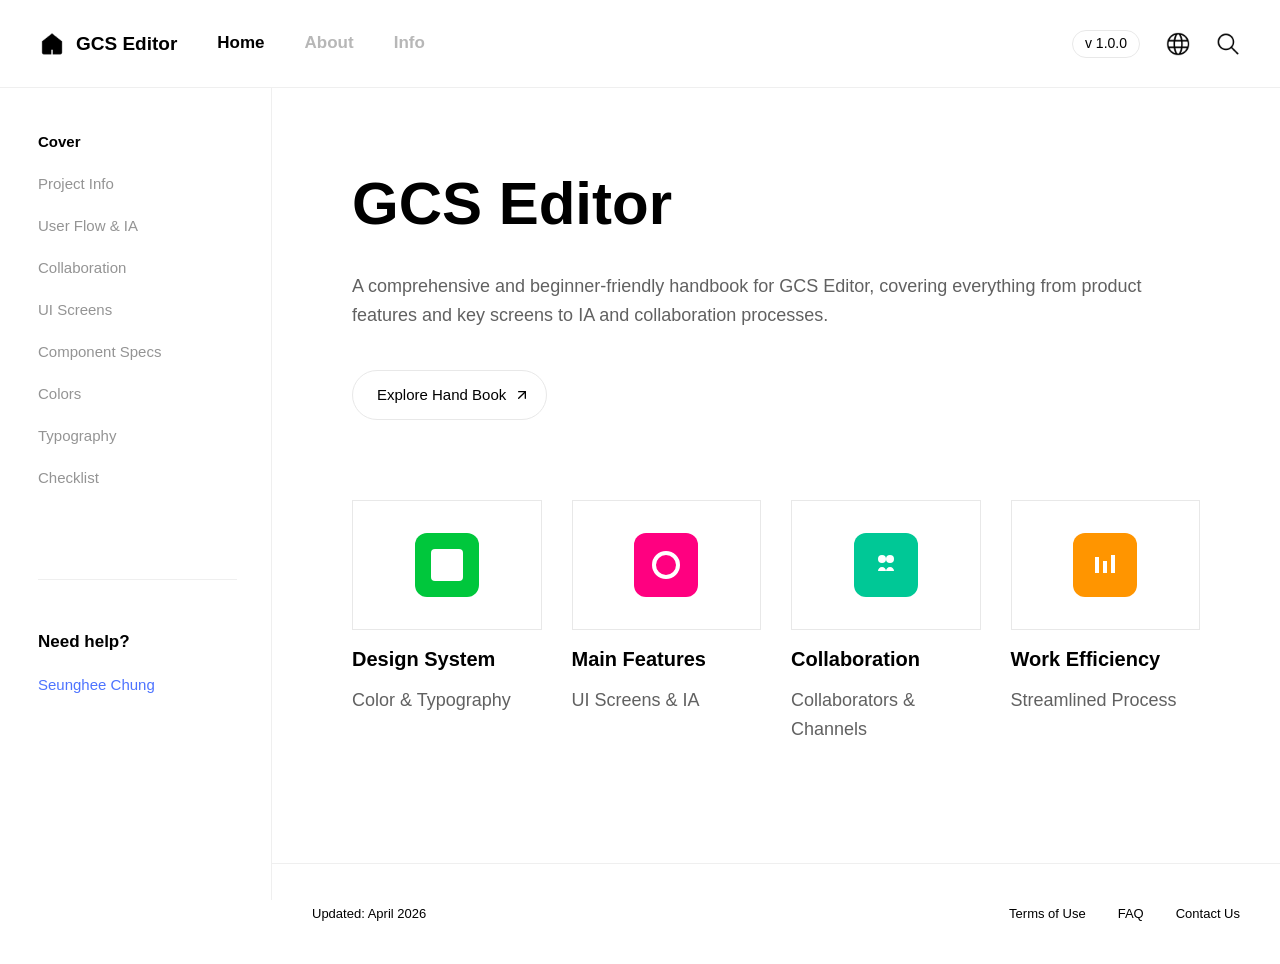
<file: sample/gcs_editor.html>
<!DOCTYPE html>
<html lang="ko">
<head>
  <meta charset="UTF-8">
  <meta name="viewport" content="width=device-width, initial-scale=1.0">
  <title>GCS Editor - Ultimate Hand Book</title>
  <link rel="stylesheet" href="../tokens.css">
  <link rel="stylesheet" href="../typography.css">
  <link rel="stylesheet" href="../components.css">
</head>
<body>
  <!-- Top Navigation -->
  <header class="top-navi">
    <div class="top-navi-left">
      <!-- Hamburger Menu (모바일 전용) -->
      <button class="hamburger-menu">
        <span></span>
        <span></span>
      </button>
      <a href="#" style="align-items: center; text-decoration: none;">
        <img src="../images/lds_home_solid.png" alt="Home" class="top-navi-home-icon">
      </a>
      <div class="top-navi-logo">GCS Editor</div>
      <div>
        <a href="#" class="top-navi-item active">Home</a>
        <a href="#" class="top-navi-item">About</a>
        <a href="#" class="top-navi-item">Info</a>
      </div>
    </div>
    <div class="top-navi-right">
      <div class="version-badge">v 1.0.0</div>
      <div class="language-wrapper">
        <img src="../images/lds_earth_regular.png" alt="Language" class="header-icon" data-dropdown="language">
        <div class="language-dropdown">
          <div class="language-item">EN</div>
          <div class="language-item active">KR</div>
          <div class="language-item">JP</div>
        </div>
      </div>
      <img src="../images/lds_search_regular.png" alt="Search" class="header-icon" data-action="search">
    </div>
  </header>

  <!-- Search Bar -->
  <div class="search-bar">
    <div class="search-bar-left">
      <img src="../images/lds_home_solid.png" alt="Home" class="top-navi-home-icon">
      <div class="top-navi-logo">GCS Editor</div>
    </div>
    <div class="search-bar-right">
      <img src="../images/lds_search_regular.png" alt="Search" class="search-icon">
      <input type="text" class="search-input" placeholder="Search">
      <img src="../images/lds_times_regular.png" alt="Close" class="search-close-icon">
    </div>
  </div>

  <!-- Mobile Overlay -->
  <div class="mobile-overlay"></div>

  <div class="page-container">
    <!-- Left Navigation -->
    <nav class="left-nav">
      <a href="#" class="left-nav-item active">Cover</a>
      <a href="#" class="left-nav-item">Project Info</a>
      <a href="#" class="left-nav-item">User Flow & IA</a>
      <a href="#" class="left-nav-item">Collaboration</a>
      <a href="#" class="left-nav-item">UI Screens</a>
      <a href="#" class="left-nav-item">Component Specs</a>
      <a href="#" class="left-nav-item">Colors</a>
      <a href="#" class="left-nav-item">Typography</a>
      <a href="#" class="left-nav-item">Checklist</a>

      <div style="margin-top: 80px; padding-top: 40px; border-top: 1px solid var(--color-border-light);">
        <div class="left-nav-category-title">Need help?</div>
        <a href="#" class="left-nav-item" style="color: var(--color-link);">Seunghee Chung</a>
      </div>
    </nav>

    <!-- Main Content -->
    <main class="main-content">
      <!-- Hero Section -->
      <div style="padding: 80px 0 0 0;">
        <h1 class="hero" style="margin-bottom: 32px;">GCS Editor</h1>

        <p class="body-l" style="max-width: 800px; margin-bottom: 40px; color: var(--color-body-secondary);">
          A comprehensive and beginner-friendly handbook for GCS Editor, covering everything from product features and key screens to IA and collaboration processes.
        </p>

        <button class="button-primary">
          Explore Hand Book
          <svg xmlns="http://www.w3.org/2000/svg" width="16" height="16" viewBox="0 0 24 24" fill="none" stroke="currentColor" stroke-width="2" stroke-linecap="round" stroke-linejoin="round">
            <path d="M7 7h10v10"/>
            <path d="M7 17 17 7"/>
          </svg>
        </button>
      </div>

      <!-- Cards Grid -->
      <div class="card-grid-4" style="margin-top: 80px;">
        <!-- Card 1: Design System -->
        <a href="#" class="card-medium" style="text-decoration: none; display: block; cursor: pointer;">
          <div class="card-medium-image" style="display: flex; align-items: center; justify-content: center;">
            <div style="width: 64px; height: 64px; background-color: var(--color-primary); border-radius: 12px; display: flex; align-items: center; justify-content: center;">
              <div style="width: 32px; height: 32px; background-color: white; border-radius: 4px;"></div>
            </div>
          </div>
          <h3 class="card-medium-title">Design System</h3>
          <p class="card-medium-text">Color & Typography</p>
        </a>

        <!-- Card 2: Main Features -->
        <a href="#" class="card-medium" style="text-decoration: none; display: block; cursor: pointer;">
          <div class="card-medium-image" style="display: flex; align-items: center; justify-content: center;">
            <div style="width: 64px; height: 64px; background-color: #FF0080; border-radius: 12px; display: flex; align-items: center; justify-content: center;">
              <div style="width: 28px; height: 28px; border: 4px solid white; border-radius: 50%;"></div>
            </div>
          </div>
          <h3 class="card-medium-title">Main Features</h3>
          <p class="card-medium-text">UI Screens & IA</p>
        </a>

        <!-- Card 3: Collaboration -->
        <a href="#" class="card-medium" style="text-decoration: none; display: block; cursor: pointer;">
          <div class="card-medium-image" style="display: flex; align-items: center; justify-content: center;">
            <div style="width: 64px; height: 64px; background-color: #00C896; border-radius: 12px; display: flex; align-items: center; justify-content: center;">
              <svg width="32" height="32" viewBox="0 0 32 32" fill="white">
                <circle cx="12" cy="10" r="4" />
                <circle cx="20" cy="10" r="4" />
                <path d="M8 22c0-2.2 1.8-4 4-4s4 1.8 4 4" />
                <path d="M16 22c0-2.2 1.8-4 4-4s4 1.8 4 4" />
              </svg>
            </div>
          </div>
          <h3 class="card-medium-title">Collaboration</h3>
          <p class="card-medium-text">Collaborators & Channels</p>
        </a>

        <!-- Card 4: Work Efficiency -->
        <a href="#" class="card-medium" style="text-decoration: none; display: block; cursor: pointer;">
          <div class="card-medium-image" style="display: flex; align-items: center; justify-content: center;">
            <div style="width: 64px; height: 64px; background-color: #FF9500; border-radius: 12px; display: flex; align-items: center; justify-content: center;">
              <svg width="32" height="32" viewBox="0 0 32 32" fill="white">
                <rect x="6" y="8" width="4" height="16" />
                <rect x="14" y="12" width="4" height="12" />
                <rect x="22" y="6" width="4" height="18" />
              </svg>
            </div>
          </div>
          <h3 class="card-medium-title">Work Efficiency</h3>
          <p class="card-medium-text">Streamlined Process</p>
        </a>
      </div>
    </main>
  </div>

  <!-- Footer -->
  <footer class="footer">
    <div class="footer-copyright">Updated: April 2026</div>
    <div class="footer-links">
      <a href="#" class="footer-link">Terms of Use</a>
      <a href="#" class="footer-link">FAQ</a>
      <a href="#" class="footer-link">Contact Us</a>
    </div>
  </footer>

  <script src="../components.js"></script>
</body>
</html>
</file>
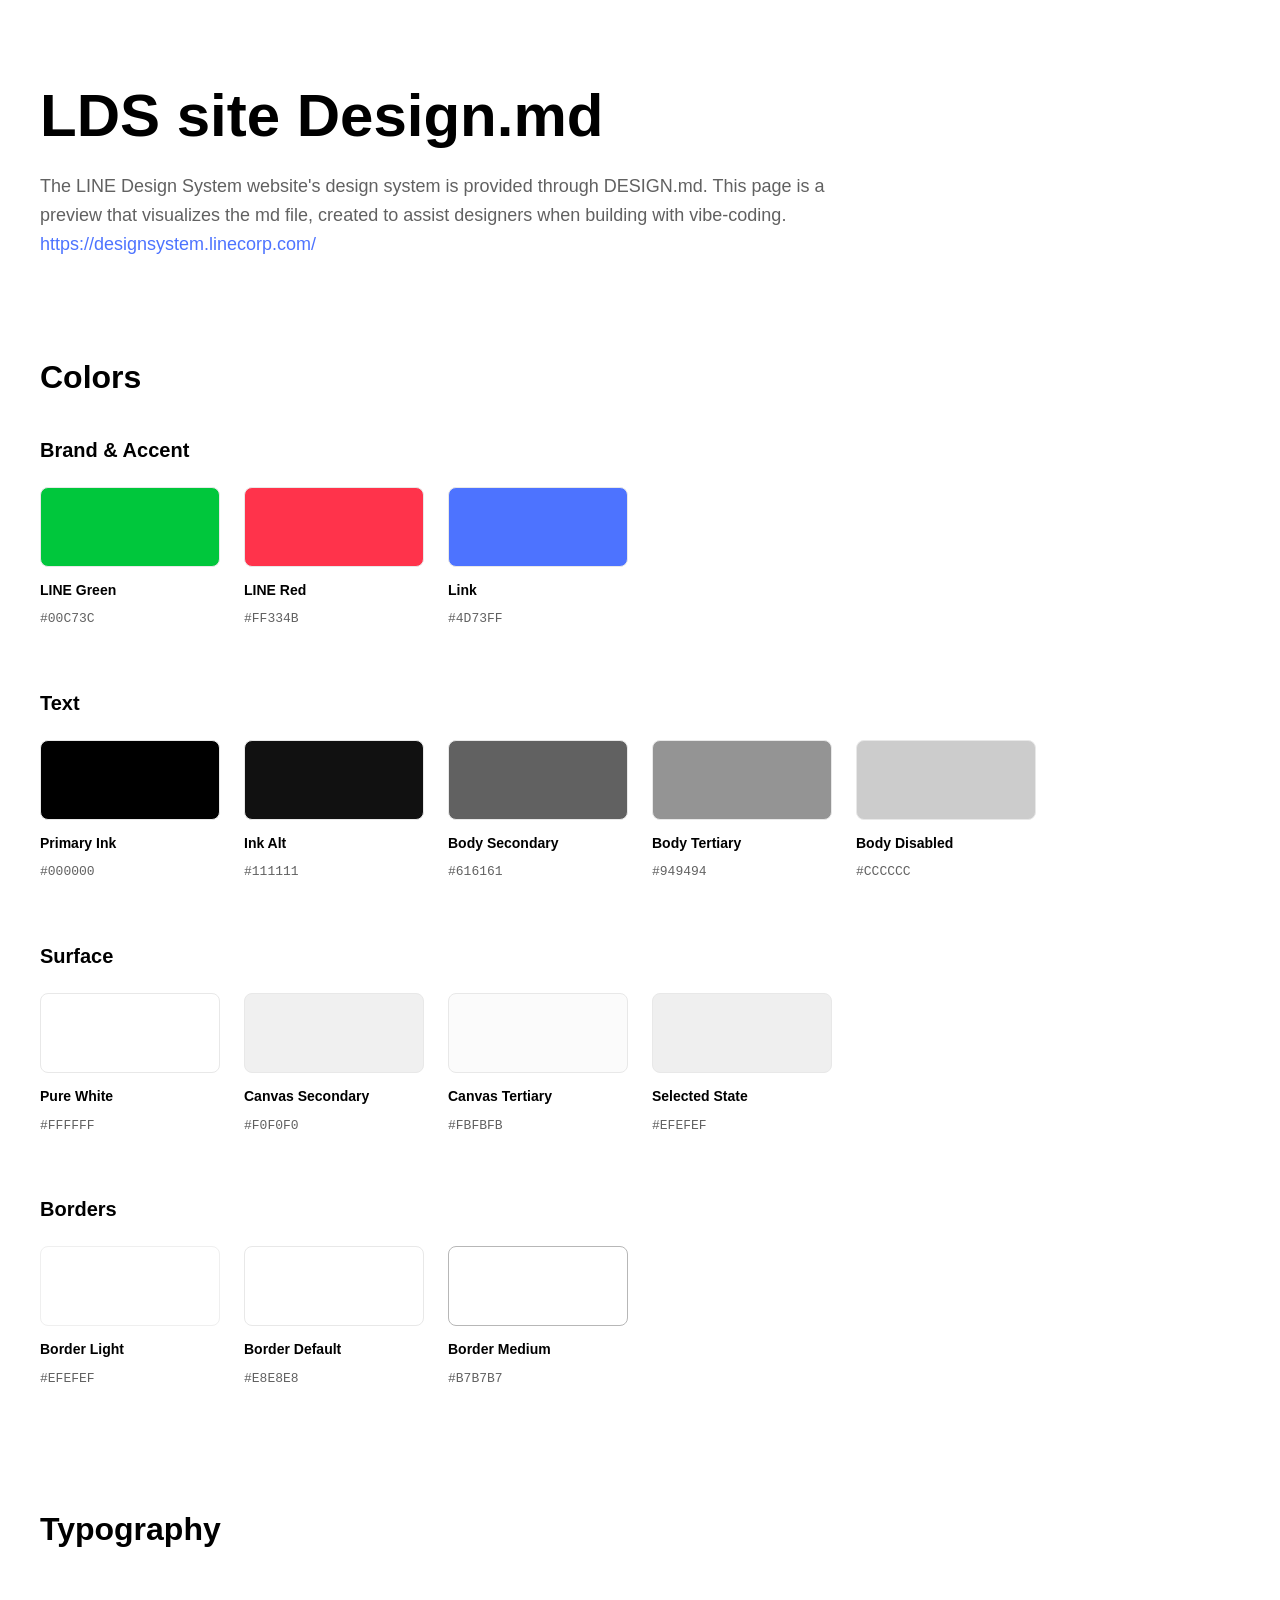
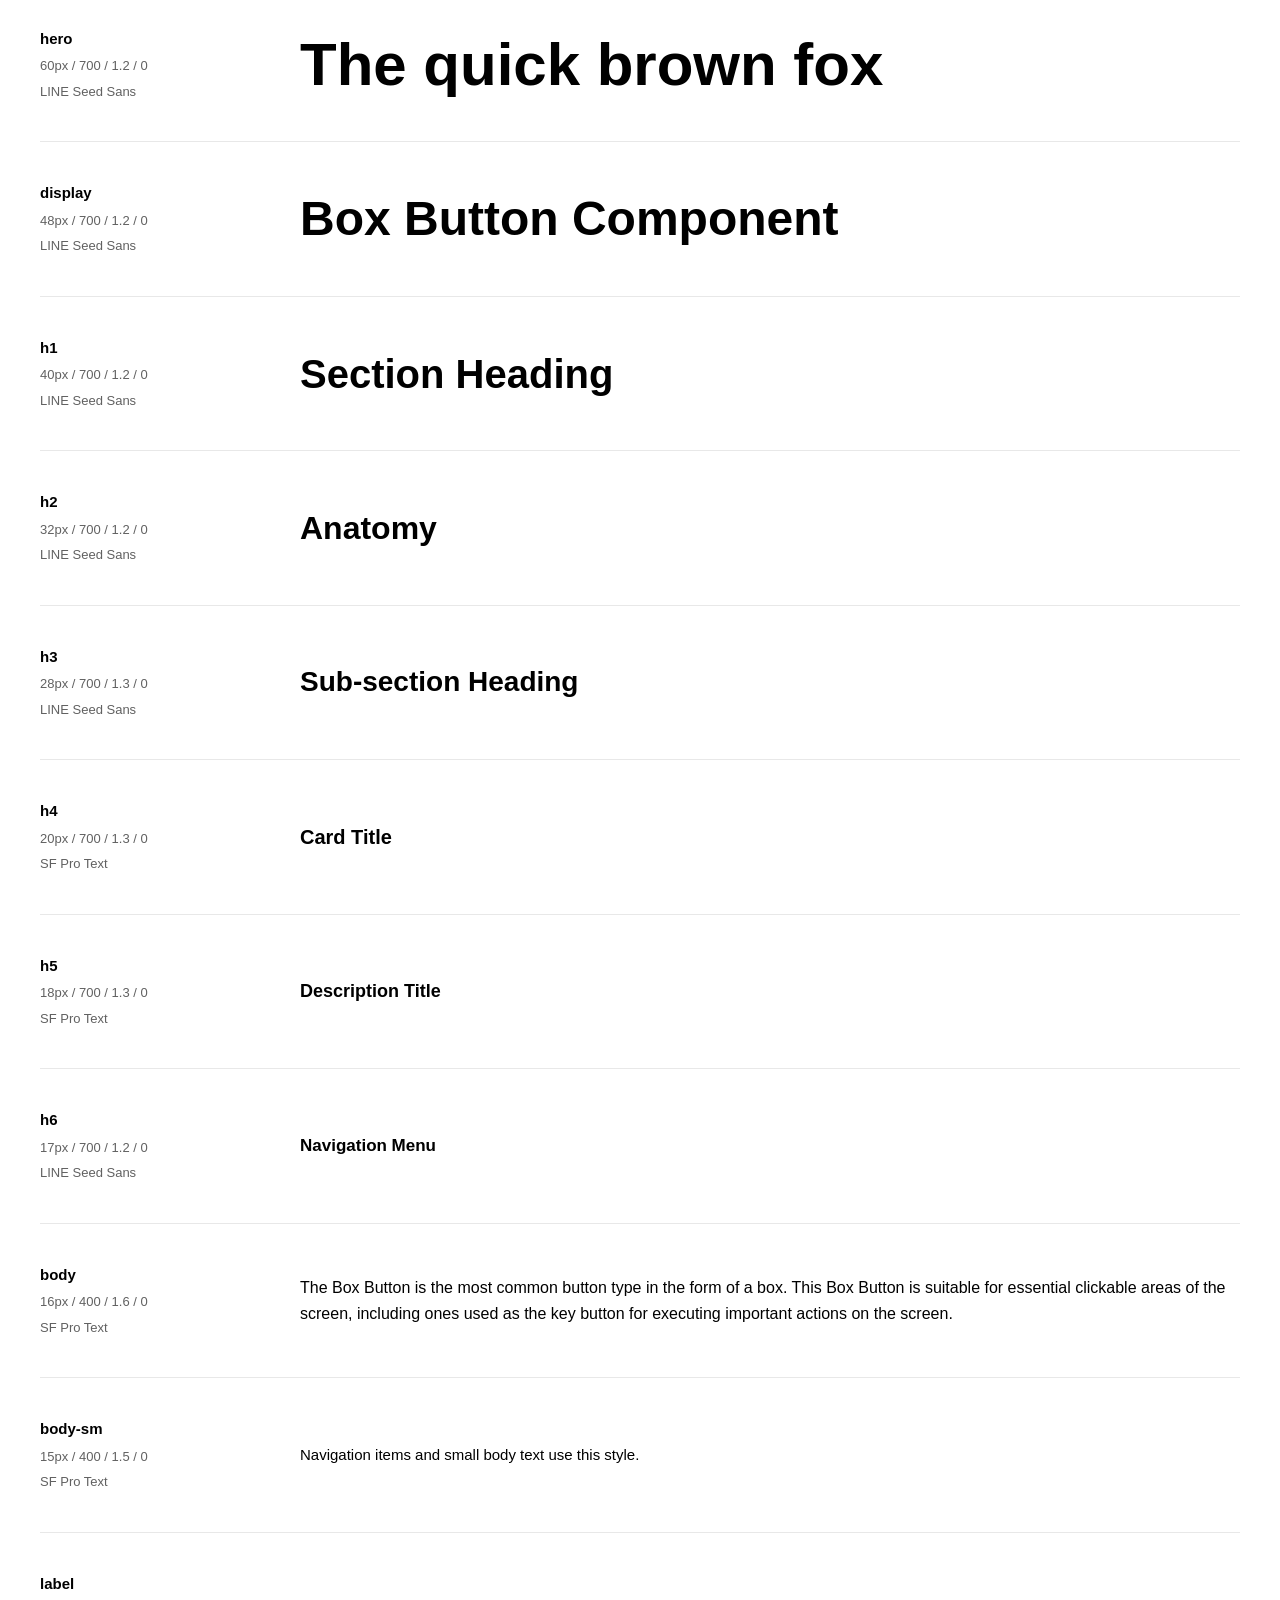
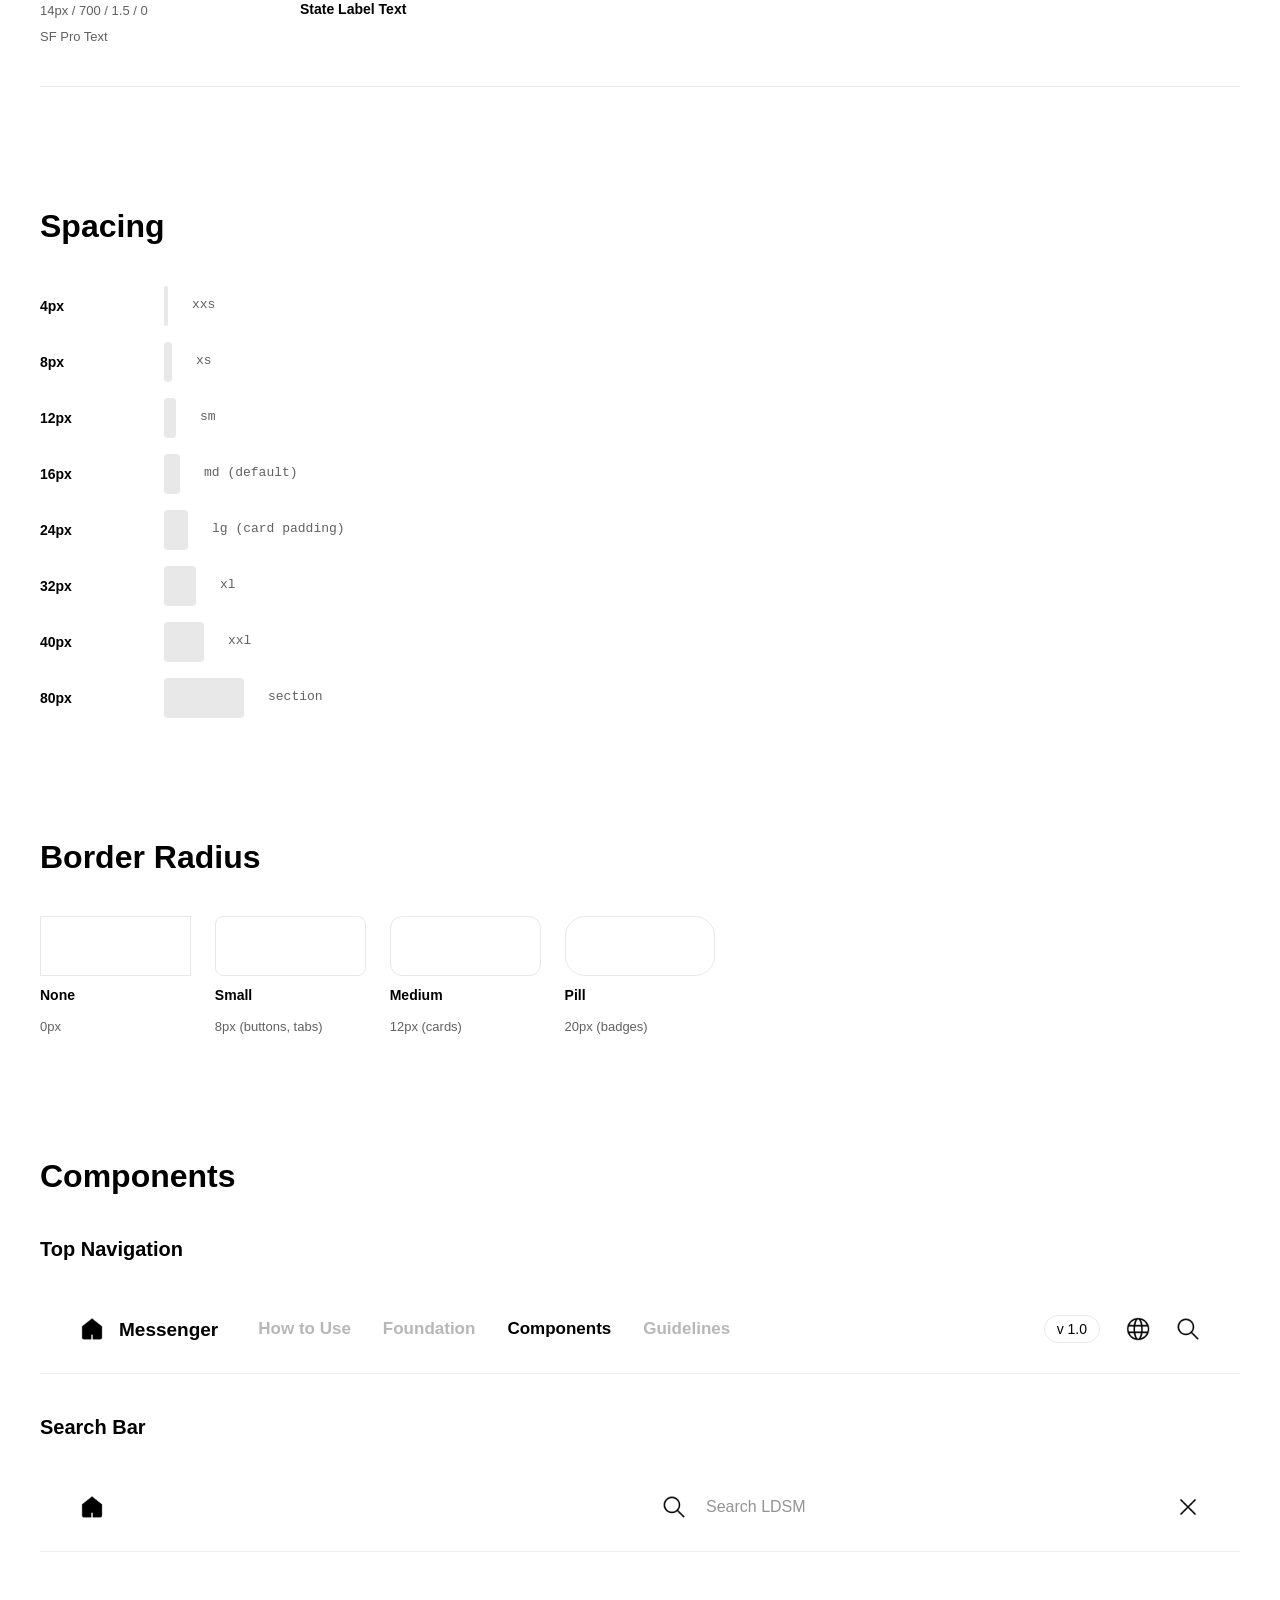
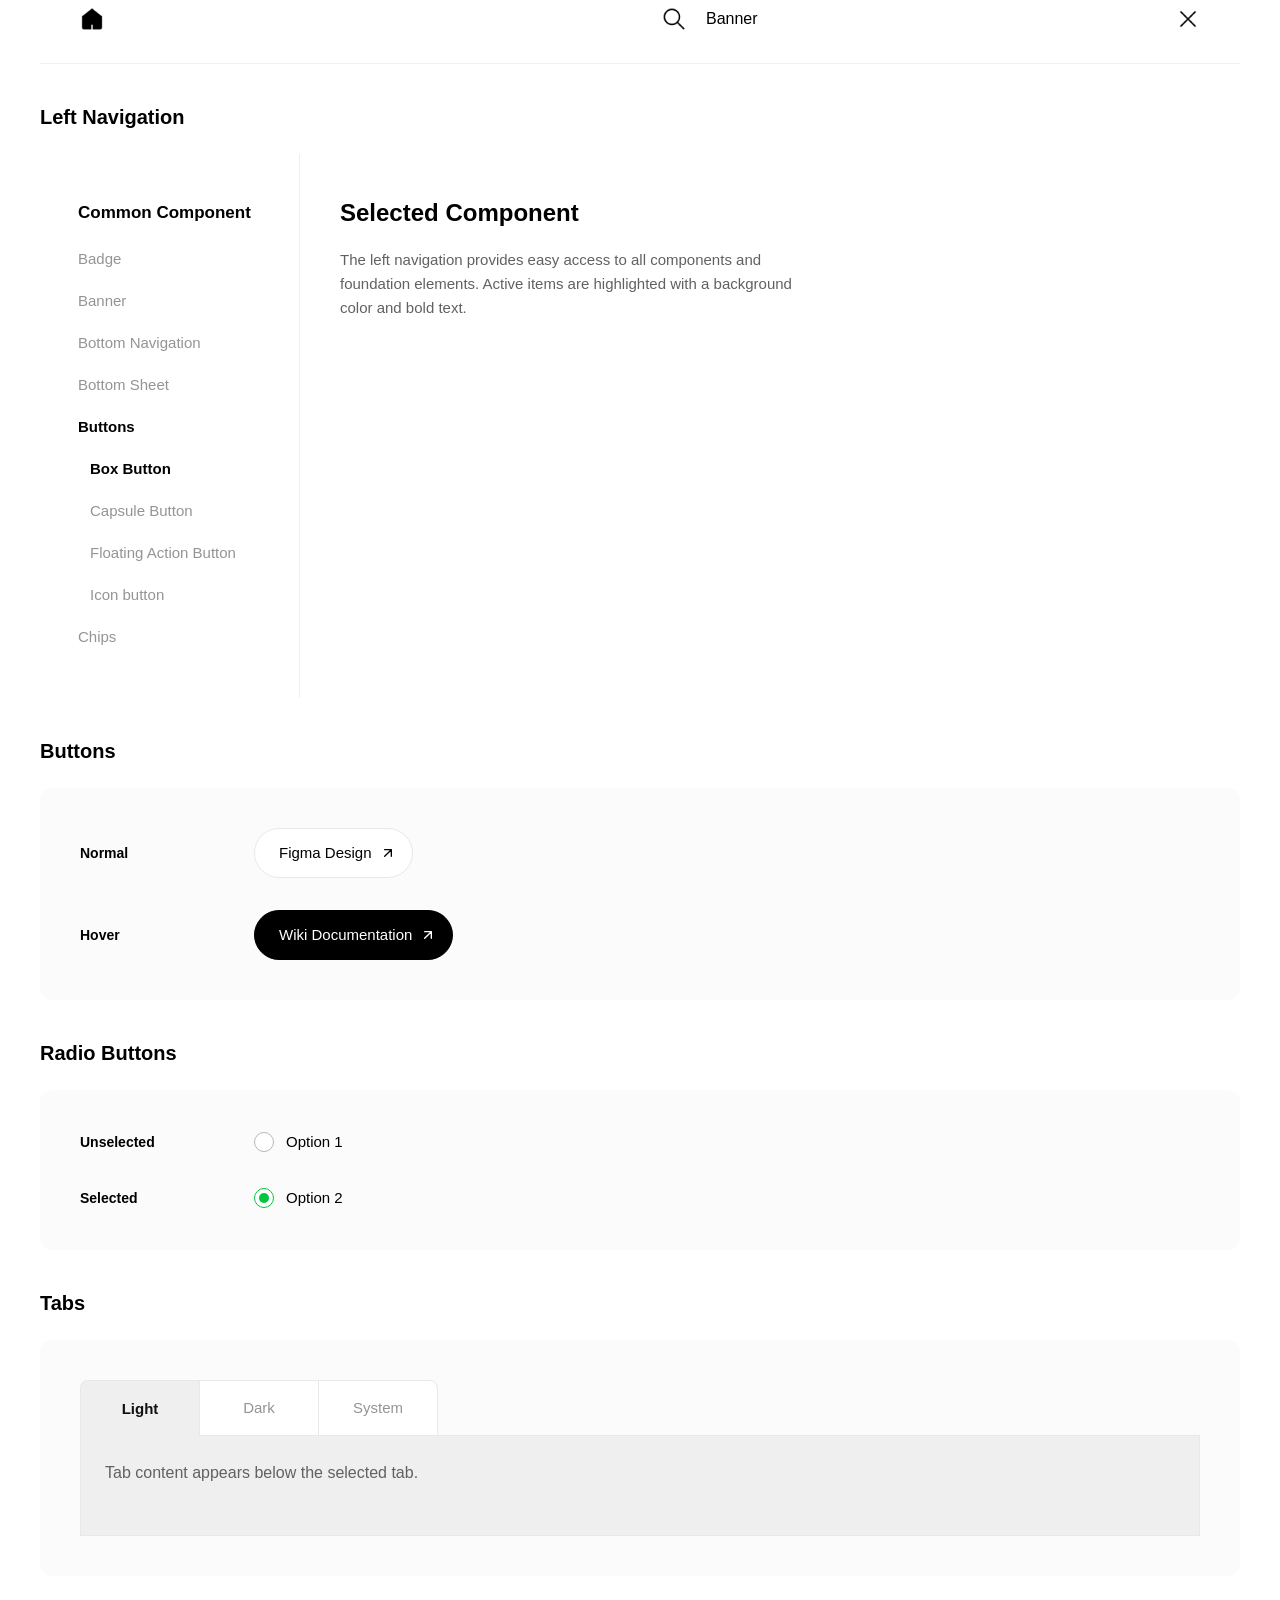
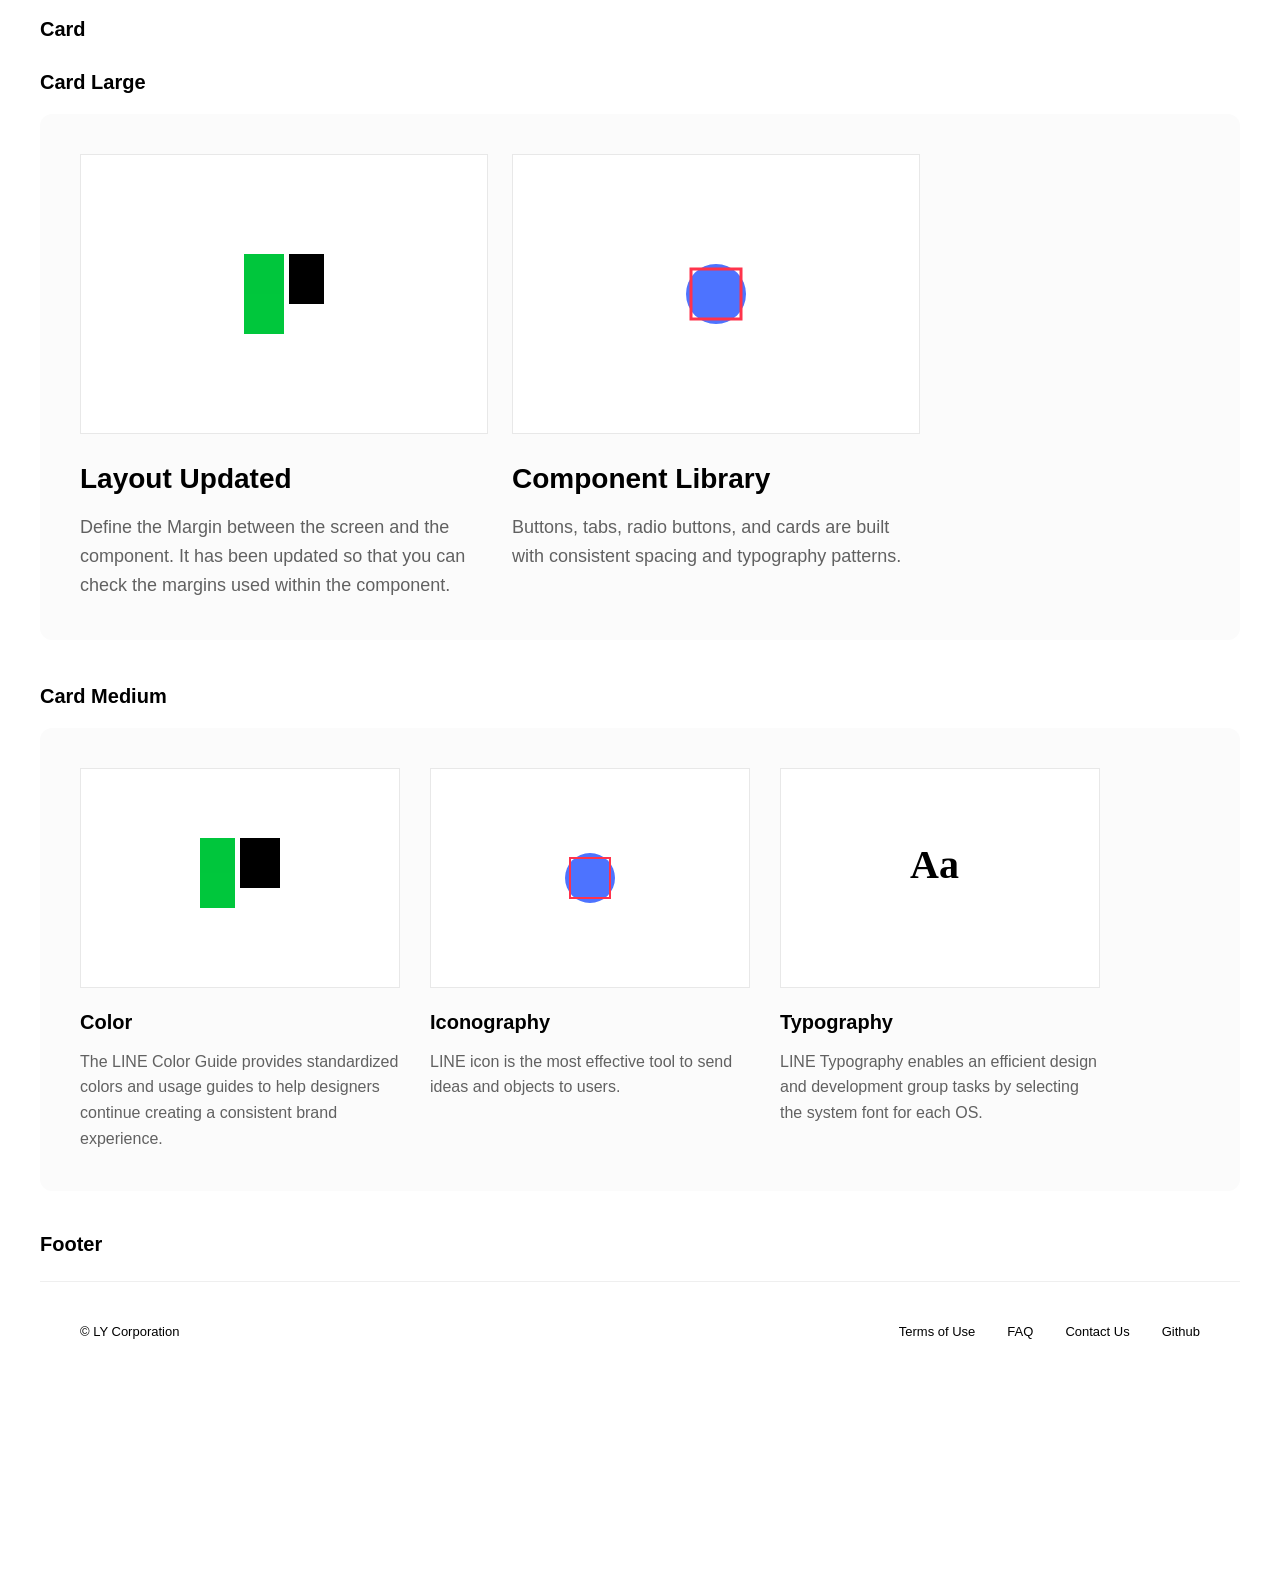
<file: ver/V0/md_preview.html>
<!DOCTYPE html>
<html lang="ko">
  <head>
    <meta charset="UTF-8" />
    <meta name="viewport" content="width=device-width, initial-scale=1.0" />
    <title>LINE Design System - Preview</title>
    <style>
      * {
        margin: 0;
        padding: 0;
        box-sizing: border-box;
      }

      body {
        font-family: "SF Pro Text", -apple-system, BlinkMacSystemFont,
          sans-serif;
        background: #ffffff;
        color: #000000;
        line-height: 1.6;
      }

      .container {
        max-width: 1280px;
        margin: 0 auto;
        padding: 80px 40px;
      }

      .hero {
        margin-bottom: 100px;
      }

      .hero h1 {
        font-family: "LINE Seed Sans", -apple-system, BlinkMacSystemFont,
          sans-serif;
        font-size: 60px;
        font-weight: 700;
        line-height: 1.2;
        letter-spacing: 0px;
        margin-bottom: 20px;
      }

      .hero p {
        font-size: 18px;
        line-height: 1.6;
        color: #616161;
        max-width: 800px;
      }

      .section {
        margin-bottom: 120px;
      }

      .section-title {
        font-family: "LINE Seed Sans", -apple-system, BlinkMacSystemFont,
          sans-serif;
        font-size: 32px;
        font-weight: 700;
        line-height: 1.2;
        margin-bottom: 40px;
        color: #000000;
      }

      .section-subtitle {
        font-family: "LINE Seed Sans", -apple-system, BlinkMacSystemFont,
          sans-serif;
        font-size: 20px;
        font-weight: 700;
        line-height: 1.3;
        margin-top: 40px;
        margin-bottom: 24px;
        color: #000000;
      }

      /* Colors */
      .color-grid {
        display: grid;
        grid-template-columns: repeat(auto-fill, minmax(170px, 1fr));
        gap: 24px;
        margin-bottom: 60px;
      }

      .color-item {
        display: flex;
        flex-direction: column;
        gap: 0;
      }

      .color-chip {
        height: 80px;
        border-radius: 8px;
        border: 1px solid #e8e8e8;
        margin-bottom: 12px;
      }

      .color-name {
        font-size: 14px;
        font-weight: 700;
        color: #000000;
        margin-bottom: 8px;
      }

      .color-value {
        font-size: 13px;
        color: #616161;
        font-family: "SF Mono", "Monaco", monospace;
      }

      /* Typography */
      .typo-sample {
        padding: 40px 0;
        border-bottom: 1px solid #e8e8e8;
        margin-bottom: 0;
        background: transparent;
        display: flex;
        align-items: center;
        gap: 80px;
      }

      .typo-label {
        font-size: 13px;
        color: #616161;
        font-weight: 400;
        min-width: 180px;
        flex-shrink: 0;
      }

      .typo-label-name {
        font-size: 15px;
        font-weight: 600;
        color: #000000;
        line-height: 1.5;
        margin-bottom: 6px;
      }

      .typo-label-specs {
        font-size: 13px;
        color: #616161;
        font-weight: 400;
        line-height: 1.5;
        margin-bottom: 6px;
      }

      .typo-label-font {
        font-size: 13px;
        color: #616161;
        font-weight: 400;
        line-height: 1.5;
      }

      .typo-content {
        flex: 1;
      }

      .typo-hero {
        font-family: "LINE Seed Sans", -apple-system, BlinkMacSystemFont,
          sans-serif;
        font-size: 60px;
        font-weight: 700;
        line-height: 1.2;
        letter-spacing: 0px;
      }

      .typo-display {
        font-family: "LINE Seed Sans", -apple-system, BlinkMacSystemFont,
          sans-serif;
        font-size: 48px;
        font-weight: 700;
        line-height: 1.2;
      }

      .typo-h1 {
        font-family: "LINE Seed Sans", -apple-system, BlinkMacSystemFont,
          sans-serif;
        font-size: 40px;
        font-weight: 700;
        line-height: 1.2;
      }

      .typo-h2 {
        font-family: "LINE Seed Sans", -apple-system, BlinkMacSystemFont,
          sans-serif;
        font-size: 32px;
        font-weight: 700;
        line-height: 1.2;
      }

      .typo-h3 {
        font-family: "LINE Seed Sans", -apple-system, BlinkMacSystemFont,
          sans-serif;
        font-size: 28px;
        font-weight: 700;
        line-height: 1.3;
        letter-spacing: 0px;
      }

      .typo-h4 {
        font-family: "SF Pro Text", -apple-system, BlinkMacSystemFont,
          sans-serif;
        font-size: 20px;
        font-weight: 700;
        line-height: 1.3;
        letter-spacing: 0px;
      }

      .typo-h5 {
        font-family: "SF Pro Text", -apple-system, BlinkMacSystemFont,
          sans-serif;
        font-size: 18px;
        font-weight: 700;
        line-height: 1.3;
        letter-spacing: 0px;
      }

      .typo-h6 {
        font-family: "LINE Seed Sans", -apple-system, BlinkMacSystemFont,
          sans-serif;
        font-size: 17px;
        font-weight: 700;
        line-height: 1.2;
        letter-spacing: 0px;
      }

      .typo-brand-logo {
        font-family: "LINE Seed Sans", -apple-system, BlinkMacSystemFont,
          sans-serif;
        font-size: 19px;
        font-weight: 700;
        line-height: 1.0;
        letter-spacing: 0px;
      }

      .typo-body {
        font-family: "SF Pro Text", -apple-system, BlinkMacSystemFont,
          sans-serif;
        font-size: 16px;
        font-weight: 400;
        line-height: 1.6;
      }

      .typo-body-sm {
        font-family: "SF Pro Text", -apple-system, BlinkMacSystemFont,
          sans-serif;
        font-size: 15px;
        font-weight: 400;
        line-height: 1.5;
      }

      /* Spacing */
      .spacing-grid {
        display: flex;
        flex-direction: column;
        gap: 16px;
      }

      .spacing-item {
        display: flex;
        align-items: center;
        gap: 24px;
      }

      .spacing-label {
        width: 100px;
        font-size: 14px;
        font-weight: 700;
        color: #000000;
      }

      .spacing-visual {
        background: #e8e8e8;
        height: 40px;
        border-radius: 4px;
      }

      .spacing-value {
        font-size: 13px;
        color: #616161;
        font-family: "SF Mono", "Monaco", monospace;
      }

      /* Border Radius */
      .radius-grid {
        display: grid;
        grid-template-columns: repeat(auto-fill, minmax(150px, 1fr));
        gap: 24px;
      }

      .radius-item {
        display: flex;
        flex-direction: column;
        gap: 8px;
      }

      .radius-visual {
        height: 60px;
        background: transparent;
        border: 1px solid #e8e8e8;
      }

      .radius-label {
        font-size: 14px;
        font-weight: 700;
        color: #000000;
        margin-bottom: 2px;
      }

      .radius-value {
        font-size: 13px;
        color: #616161;
      }

      /* Components */
      .component-showcase {
        padding: 40px;
        background: #fbfbfb;
        border-radius: 12px;
        margin-bottom: 40px;
      }

      .component-row {
        display: flex;
        align-items: center;
        gap: 24px;
        flex-wrap: wrap;
        margin-bottom: 32px;
      }

      .component-row:last-child {
        margin-bottom: 0;
      }

      .component-label {
        width: 150px;
        font-size: 14px;
        font-weight: 700;
        color: #000000;
      }

      /* Button */
      .btn-primary {
        background-color: #ffffff;
        color: #000000;
        font-family: "SF Pro Text", -apple-system, BlinkMacSystemFont,
          sans-serif;
        font-size: 15px;
        font-weight: 500;
        border-radius: 50px;
        border: 1px solid #e8e8e8;
        padding: 0 16px 0 24px;
        height: 50px;
        display: inline-flex;
        align-items: center;
        gap: 8px;
        cursor: pointer;
        transition: all 0.2s;
      }

      .btn-primary-hover {
        background-color: #000000;
        color: #ffffff;
        font-size: 15px;
        font-weight: 500;
        border-radius: 50px;
        border: 1px solid #000000;
        padding: 0 16px 0 24px;
        height: 50px;
        display: inline-flex;
        align-items: center;
        gap: 8px;
        cursor: pointer;
      }

      .btn-icon {
        width: 16px;
        height: 16px;
      }

      /* Radio */
      .radio-group {
        display: flex;
        gap: 32px;
      }

      .radio-item {
        display: flex;
        align-items: center;
        gap: 12px;
        cursor: pointer;
      }

      .radio-circle {
        width: 20px;
        height: 20px;
        border-radius: 50%;
        border: 1px solid #b7b7b7;
        display: flex;
        align-items: center;
        justify-content: center;
        background: #ffffff;
      }

      .radio-circle.selected {
        border-color: #00c73c;
      }

      .radio-dot {
        width: 10px;
        height: 10px;
        border-radius: 50%;
        background: #00c73c;
        display: none;
      }

      .radio-circle.selected .radio-dot {
        display: block;
      }

      .radio-label {
        font-size: 15px;
        color: #000000;
      }

      /* Tabs */
      .tabs-container {
        display: inline-block;
        width: 100%;
        position: relative;
      }

      .tabs {
        display: flex;
        gap: 0;
        position: relative;
      }

      .tabs::after {
        content: "";
        position: absolute;
        bottom: 0;
        left: 0;
        right: 0;
        height: 1px;
        background: #e8e8e8;
        z-index: 0;
      }

      .tab {
        height: 56px;
        min-width: 120px;
        padding: 0 30px;
        background: #ffffff;
        color: #949494;
        font-family: "SF Pro Text", -apple-system, BlinkMacSystemFont,
          sans-serif;
        font-size: 15px;
        font-weight: 500;
        border: 1px solid #e8e8e8;
        border-bottom: 1px solid #e8e8e8;
        border-radius: 0;
        cursor: pointer;
        display: inline-flex;
        align-items: center;
        justify-content: center;
        position: relative;
        z-index: 1;
      }

      .tab:first-child {
        border-top-left-radius: 8px;
      }

      .tab:last-child {
        border-top-right-radius: 8px;
      }

      .tab:not(:first-child) {
        margin-left: -1px;
      }

      .tab.active {
        background: #efefef;
        color: #111111;
        font-weight: 600;
        border: 1px solid #e8e8e8;
        border-bottom: none;
        z-index: 2;
      }

      .tab-content {
        padding: 24px;
        background: #efefef;
        border: 1px solid #e8e8e8;
        border-top: none;
        border-radius: 0;
        min-height: 100px;
      }

      /* Card */
      .card {
        max-width: 408px;
      }

      .card-image {
        width: 100%;
        height: 280px;
        background: #ffffff;
        border: 1px solid #e8e8e8;
        border-radius: 0px;
        display: flex;
        align-items: center;
        justify-content: center;
        color: #949494;
        font-size: 14px;
        margin-bottom: 22px;
      }

      .card-content {
        padding: 0;
      }

      .card-title {
        font-family: "SF Pro Text", -apple-system, BlinkMacSystemFont,
          sans-serif;
        font-size: 28px;
        font-weight: 700;
        line-height: 1.3;
        letter-spacing: 0px;
        margin-bottom: 16px;
        padding-top: 5px;
        color: #000000;
      }

      .card-text {
        font-family: "SF Pro Text", -apple-system, BlinkMacSystemFont,
          sans-serif;
        font-size: 18px;
        font-weight: 400;
        color: #616161;
        line-height: 1.6;
        margin: 0;
      }

      /* Card Medium */
      .card-medium {
        max-width: 320px;
        cursor: pointer;
      }

      .card-medium-image {
        transition: all 0.2s ease;
      }

      .card-medium:hover .card-medium-image {
        transform: translateY(-4px);
        box-shadow: 0 6px 12px rgba(0, 0, 0, 0.06);
      }

      .card {
        cursor: pointer;
      }

      .card-image {
        transition: all 0.2s ease;
      }

      .card:hover .card-image {
        transform: translateY(-4px);
        box-shadow: 0 6px 12px rgba(0, 0, 0, 0.06);
      }

      .card-medium-image {
        width: 100%;
        height: 220px;
        background: #ffffff;
        border: 1px solid #e8e8e8;
        border-radius: 0px;
        display: flex;
        align-items: center;
        justify-content: center;
        color: #949494;
        font-size: 14px;
        margin-bottom: 16px;
      }

      .card-medium-title {
        font-family: "SF Pro Text", -apple-system, BlinkMacSystemFont,
          sans-serif;
        font-size: 20px;
        font-weight: 700;
        line-height: 1.3;
        letter-spacing: 0px;
        margin-bottom: 14px;
        padding-top: 5px;
        color: #000000;
      }

      .card-medium-text {
        font-family: "SF Pro Text", -apple-system, BlinkMacSystemFont,
          sans-serif;
        font-size: 16px;
        font-weight: 400;
        color: #616161;
        line-height: 1.6;
        margin: 0;
      }

      /* Header Preview */
      .header-preview {
        background: #ffffff;
        margin-bottom: 40px;
      }

      .header {
        height: 88px;
        border-bottom: 1px solid #efefef;
        display: flex;
        align-items: center;
        justify-content: space-between;
        padding: 0 40px;
        background: rgba(255, 255, 255, 0.95);
        backdrop-filter: blur(10px);
        -webkit-backdrop-filter: blur(10px);
      }

      .header-left {
        display: flex;
        align-items: center;
        gap: 15px;
      }

      .logo {
        font-family: "LINE Seed Sans", -apple-system, BlinkMacSystemFont,
          sans-serif;
        font-size: 19px;
        font-weight: 700;
        line-height: 1.0;
        letter-spacing: 0px;
      }

      .header-nav {
        display: flex;
        gap: 32px;
        margin-left: 25px;
      }

      .header-nav a {
        font-family: "LINE Seed Sans", -apple-system, BlinkMacSystemFont,
          sans-serif;
        font-size: 17px;
        font-weight: 700;
        line-height: 1.2;
        letter-spacing: 0px;
        color: #b7b7b7;
        text-decoration: none;
        transition: color 0.2s;
      }

      .header-nav a:hover,
      .header-nav a.active {
        color: #000000;
      }

      .version-badge {
        padding: 6px 12px;
        border: 1px solid #e8e8e8;
        border-radius: 20px;
        font-size: 14px;
        font-weight: 500;
        line-height: 1.5;
        letter-spacing: 0px;
        height: 28px;
        display: inline-flex;
        align-items: center;
        background-color: transparent;
      }

      .header-icons {
        display: flex;
        gap: 26px;
        align-items: center;
      }

      .header-icon {
        width: 24px;
        height: 24px;
      }

      .language-wrapper {
        position: relative;
        display: flex;
        align-items: center;
      }

      /* Language Dropdown */
      .language-dropdown {
        position: absolute;
        top: calc(100% + 14px);
        left: 50%;
        transform: translateX(-50%);
        background: #FFFFFF;
        border: 1px solid #000000;
        width: 80px;
        padding: 10px 0;
        display: none;
        z-index: 1000;
      }

      .header-preview {
        position: relative;
        z-index: 1;
      }

      .language-item {
        height: 36px;
        width: 80px;
        display: flex;
        align-items: center;
        justify-content: center;
        font-family: "SF Pro Text", -apple-system, BlinkMacSystemFont, sans-serif;
        font-size: 16px;
        font-weight: 500;
        color: #949494;
        cursor: pointer;
      }

      .language-item.active {
        color: #000000;
      }

      .language-item:hover {
        color: #000000;
      }

      /* Search Bar */
      .search-preview {
        background: #ffffff;
        margin-bottom: 40px;
        position: relative;
        z-index: 0;
      }

      .search-bar-container {
        height: 88px;
        border-bottom: 1px solid #efefef;
        display: flex;
        align-items: center;
        justify-content: space-between;
        padding: 0 40px;
        background: rgba(255, 255, 255, 0.95);
        backdrop-filter: blur(10px);
        -webkit-backdrop-filter: blur(10px);
      }

      .search-bar-container + .search-bar-container {
        margin-top: 24px;
      }

      .search-bar-left {
        display: flex;
        align-items: center;
      }

      .search-bar-home-icon {
        width: 24px;
        height: 24px;
      }

      .search-bar-right {
        display: flex;
        align-items: center;
        gap: 20px;
      }

      .search-bar-icon {
        width: 24px;
        height: 24px;
      }

      .search-bar-input {
        border: none;
        outline: none;
        background: transparent;
        font-family: "SF Pro Text", -apple-system, BlinkMacSystemFont, sans-serif;
        font-size: 16px;
        font-weight: 400;
        color: #000000;
        width: 450px;
        height: 24px;
      }

      .search-bar-input::placeholder {
        color: #949494;
      }

      .search-bar-close {
        width: 24px;
        height: 24px;
        cursor: pointer;
      }

      /* Left Nav Preview */
      .nav-preview {
        background: #ffffff;
        display: flex;
        max-width: 800px;
      }

      .left-nav {
        width: 260px;
        background: #ffffff;
        border-right: 1px solid #efefef;
        padding: 33px 34px 40px 38px;
      }

      .nav-category-title {
        font-family: "SF Pro Text", -apple-system, BlinkMacSystemFont,
          sans-serif;
        font-size: 17px;
        font-weight: 700;
        letter-spacing: 0px;
        color: #000000;
        padding: 12px 0;
        margin-bottom: 0;
      }

      .nav-item {
        display: flex;
        align-items: center;
        height: 42px;
        padding: 0;
        font-family: "SF Pro Text", -apple-system, BlinkMacSystemFont,
          sans-serif;
        font-size: 15px;
        font-weight: 500;
        letter-spacing: 0px;
        color: #949494;
        text-decoration: none;
        border-radius: 0;
        transition: all 0.2s;
      }

      .nav-item:hover {
        color: #000000;
        font-weight: 700;
      }

      .nav-item.active {
        color: #000000;
        font-weight: 700;
      }

      .nav-item.nav-parent {
        font-weight: 700;
        color: #000000;
        cursor: default;
      }

      .nav-submenu {
        padding-left: 0;
      }

      .nav-submenu .nav-item {
        padding-left: 12px;
      }

      .nav-content {
        flex: 1;
        padding: 40px;
        background: #ffffff;
      }

      .nav-content h3 {
        font-family: "LINE Seed Sans", -apple-system, BlinkMacSystemFont,
          sans-serif;
        font-size: 24px;
        font-weight: 700;
        margin-bottom: 16px;
      }

      .nav-content p {
        font-size: 15px;
        color: #616161;
        line-height: 1.6;
      }

      /* Footer Preview */
      .footer-preview {
        background: #ffffff;
      }

      .footer {
        background: #ffffff;
        border-top: 1px solid #efefef;
        padding: 40px 40px;
        display: flex;
        justify-content: space-between;
        align-items: center;
      }

      .footer-copyright {
        font-size: 13px;
        font-weight: 500;
        color: #000000;
      }

      .footer-links {
        display: flex;
        gap: 32px;
      }

      .footer-links {
        display: flex;
        gap: 32px;
      }

      .footer-links:hover .footer-link {
        color: #cccccc;
      }

      .footer-link {
        font-size: 13px;
        font-weight: 500;
        color: #000000;
        text-decoration: none;
        transition: color 0.2s;
      }

      .footer-links:hover .footer-link {
        color: #b7b7b7;
      }

      .footer-link:hover {
        color: #000000 !important;
      }

      /* Responsive Grid for Card Large and Card Medium */
      @media (max-width: 1024px) {
        .component-showcase > div[style*="grid-template-columns"] {
          grid-template-columns: repeat(2, 1fr) !important;
          gap: 24px !important;
        }
      }

      @media (max-width: 768px) {
        .component-showcase > div[style*="grid-template-columns"] {
          grid-template-columns: 1fr !important;
          gap: 24px !important;
        }
      }
    </style>
  </head>
  <body>
    <div class="container">
      <!-- Hero -->
      <div class="hero">
        <h1>LDS site Design.md</h1>
        <p>
          The LINE Design System website's design system is provided through DESIGN.md. This page is a preview that visualizes the md file, created to assist designers when building with vibe-coding.<br>
          <a href="https://designsystem.linecorp.com/" target="_blank" style="color: #4d73ff; text-decoration: none;">https://designsystem.linecorp.com/</a>
        </p>
      </div>

      <!-- Colors -->
      <section class="section">
        <h2 class="section-title">Colors</h2>

        <h3 class="section-subtitle">Brand & Accent</h3>
        <div class="color-grid">
          <div class="color-item">
            <div class="color-chip" style="background: #00c73c"></div>
            <div class="color-name">LINE Green</div>
            <div class="color-value">#00C73C</div>
          </div>
          <div class="color-item">
            <div class="color-chip" style="background: #ff334b"></div>
            <div class="color-name">LINE Red</div>
            <div class="color-value">#FF334B</div>
          </div>
          <div class="color-item">
            <div class="color-chip" style="background: #4d73ff"></div>
            <div class="color-name">Link</div>
            <div class="color-value">#4D73FF</div>
          </div>
        </div>

        <h3 class="section-subtitle">Text</h3>
        <div class="color-grid">
          <div class="color-item">
            <div class="color-chip" style="background: #000000"></div>
            <div class="color-name">Primary Ink</div>
            <div class="color-value">#000000</div>
          </div>
          <div class="color-item">
            <div class="color-chip" style="background: #111111"></div>
            <div class="color-name">Ink Alt</div>
            <div class="color-value">#111111</div>
          </div>
          <div class="color-item">
            <div class="color-chip" style="background: #616161"></div>
            <div class="color-name">Body Secondary</div>
            <div class="color-value">#616161</div>
          </div>
          <div class="color-item">
            <div class="color-chip" style="background: #949494"></div>
            <div class="color-name">Body Tertiary</div>
            <div class="color-value">#949494</div>
          </div>
          <div class="color-item">
            <div class="color-chip" style="background: #cccccc"></div>
            <div class="color-name">Body Disabled</div>
            <div class="color-value">#CCCCCC</div>
          </div>
        </div>

        <h3 class="section-subtitle">Surface</h3>
        <div class="color-grid">
          <div class="color-item">
            <div class="color-chip" style="background: #ffffff"></div>
            <div class="color-name">Pure White</div>
            <div class="color-value">#FFFFFF</div>
          </div>
          <div class="color-item">
            <div class="color-chip" style="background: #f0f0f0"></div>
            <div class="color-name">Canvas Secondary</div>
            <div class="color-value">#F0F0F0</div>
          </div>
          <div class="color-item">
            <div class="color-chip" style="background: #fbfbfb"></div>
            <div class="color-name">Canvas Tertiary</div>
            <div class="color-value">#FBFBFB</div>
          </div>
          <div class="color-item">
            <div class="color-chip" style="background: #efefef"></div>
            <div class="color-name">Selected State</div>
            <div class="color-value">#EFEFEF</div>
          </div>
        </div>

        <h3 class="section-subtitle">Borders</h3>
        <div class="color-grid">
          <div class="color-item">
            <div
              class="color-chip"
              style="background: transparent; border: 1px solid #efefef"
            ></div>
            <div class="color-name">Border Light</div>
            <div class="color-value">#EFEFEF</div>
          </div>
          <div class="color-item">
            <div
              class="color-chip"
              style="background: transparent; border: 1px solid #e8e8e8"
            ></div>
            <div class="color-name">Border Default</div>
            <div class="color-value">#E8E8E8</div>
          </div>
          <div class="color-item">
            <div
              class="color-chip"
              style="background: transparent; border: 1px solid #b7b7b7"
            ></div>
            <div class="color-name">Border Medium</div>
            <div class="color-value">#B7B7B7</div>
          </div>
        </div>
      </section>

      <!-- Typography -->
      <section class="section">
        <h2 class="section-title">Typography</h2>

        <div class="typo-sample">
          <div class="typo-label">
            <div class="typo-label-name">hero</div>
            <div class="typo-label-specs">60px / 700 / 1.2 / 0</div>
            <div class="typo-label-font">LINE Seed Sans</div>
          </div>
          <div class="typo-content">
            <div class="typo-hero">The quick brown fox</div>
          </div>
        </div>

        <div class="typo-sample">
          <div class="typo-label">
            <div class="typo-label-name">display</div>
            <div class="typo-label-specs">48px / 700 / 1.2 / 0</div>
            <div class="typo-label-font">LINE Seed Sans</div>
          </div>
          <div class="typo-content">
            <div class="typo-display">Box Button Component</div>
          </div>
        </div>

        <div class="typo-sample">
          <div class="typo-label">
            <div class="typo-label-name">h1</div>
            <div class="typo-label-specs">40px / 700 / 1.2 / 0</div>
            <div class="typo-label-font">LINE Seed Sans</div>
          </div>
          <div class="typo-content">
            <div class="typo-h1">Section Heading</div>
          </div>
        </div>

        <div class="typo-sample">
          <div class="typo-label">
            <div class="typo-label-name">h2</div>
            <div class="typo-label-specs">32px / 700 / 1.2 / 0</div>
            <div class="typo-label-font">LINE Seed Sans</div>
          </div>
          <div class="typo-content">
            <div class="typo-h2">Anatomy</div>
          </div>
        </div>

        <div class="typo-sample">
          <div class="typo-label">
            <div class="typo-label-name">h3</div>
            <div class="typo-label-specs">28px / 700 / 1.3 / 0</div>
            <div class="typo-label-font">LINE Seed Sans</div>
          </div>
          <div class="typo-content">
            <div class="typo-h3">Sub-section Heading</div>
          </div>
        </div>

        <div class="typo-sample">
          <div class="typo-label">
            <div class="typo-label-name">h4</div>
            <div class="typo-label-specs">20px / 700 / 1.3 / 0</div>
            <div class="typo-label-font">SF Pro Text</div>
          </div>
          <div class="typo-content">
            <div class="typo-h4">Card Title</div>
          </div>
        </div>

        <div class="typo-sample">
          <div class="typo-label">
            <div class="typo-label-name">h5</div>
            <div class="typo-label-specs">18px / 700 / 1.3 / 0</div>
            <div class="typo-label-font">SF Pro Text</div>
          </div>
          <div class="typo-content">
            <div class="typo-h5">Description Title</div>
          </div>
        </div>

        <div class="typo-sample">
          <div class="typo-label">
            <div class="typo-label-name">h6</div>
            <div class="typo-label-specs">17px / 700 / 1.2 / 0</div>
            <div class="typo-label-font">LINE Seed Sans</div>
          </div>
          <div class="typo-content">
            <div class="typo-h6">Navigation Menu</div>
          </div>
        </div>

        <div class="typo-sample">
          <div class="typo-label">
            <div class="typo-label-name">body</div>
            <div class="typo-label-specs">16px / 400 / 1.6 / 0</div>
            <div class="typo-label-font">SF Pro Text</div>
          </div>
          <div class="typo-content">
            <div class="typo-body">
              The Box Button is the most common button type in the form of a box.
              This Box Button is suitable for essential clickable areas of the
              screen, including ones used as the key button for executing
              important actions on the screen.
            </div>
          </div>
        </div>

        <div class="typo-sample">
          <div class="typo-label">
            <div class="typo-label-name">body-sm</div>
            <div class="typo-label-specs">15px / 400 / 1.5 / 0</div>
            <div class="typo-label-font">SF Pro Text</div>
          </div>
          <div class="typo-content">
            <div class="typo-body-sm">
              Navigation items and small body text use this style.
            </div>
          </div>
        </div>

        <div class="typo-sample">
          <div class="typo-label">
            <div class="typo-label-name">label</div>
            <div class="typo-label-specs">14px / 700 / 1.5 / 0</div>
            <div class="typo-label-font">SF Pro Text</div>
          </div>
          <div class="typo-content">
            <div style="font-size: 14px; font-weight: 700">State Label Text</div>
          </div>
        </div>
      </section>

      <!-- Spacing -->
      <section class="section">
        <h2 class="section-title">Spacing</h2>
        <div class="spacing-grid">
          <div class="spacing-item">
            <div class="spacing-label">4px</div>
            <div class="spacing-visual" style="width: 4px"></div>
            <div class="spacing-value">xxs</div>
          </div>
          <div class="spacing-item">
            <div class="spacing-label">8px</div>
            <div class="spacing-visual" style="width: 8px"></div>
            <div class="spacing-value">xs</div>
          </div>
          <div class="spacing-item">
            <div class="spacing-label">12px</div>
            <div class="spacing-visual" style="width: 12px"></div>
            <div class="spacing-value">sm</div>
          </div>
          <div class="spacing-item">
            <div class="spacing-label">16px</div>
            <div class="spacing-visual" style="width: 16px"></div>
            <div class="spacing-value">md (default)</div>
          </div>
          <div class="spacing-item">
            <div class="spacing-label">24px</div>
            <div class="spacing-visual" style="width: 24px"></div>
            <div class="spacing-value">lg (card padding)</div>
          </div>
          <div class="spacing-item">
            <div class="spacing-label">32px</div>
            <div class="spacing-visual" style="width: 32px"></div>
            <div class="spacing-value">xl</div>
          </div>
          <div class="spacing-item">
            <div class="spacing-label">40px</div>
            <div class="spacing-visual" style="width: 40px"></div>
            <div class="spacing-value">xxl</div>
          </div>
          <div class="spacing-item">
            <div class="spacing-label">80px</div>
            <div class="spacing-visual" style="width: 80px"></div>
            <div class="spacing-value">section</div>
          </div>
        </div>
      </section>

      <!-- Border Radius -->
      <section class="section">
        <h2 class="section-title">Border Radius</h2>
        <div class="radius-grid">
          <div class="radius-item">
            <div class="radius-visual" style="border-radius: 0px"></div>
            <div class="radius-label">None</div>
            <div class="radius-value">0px</div>
          </div>
          <div class="radius-item">
            <div class="radius-visual" style="border-radius: 8px"></div>
            <div class="radius-label">Small</div>
            <div class="radius-value">8px (buttons, tabs)</div>
          </div>
          <div class="radius-item">
            <div class="radius-visual" style="border-radius: 12px"></div>
            <div class="radius-label">Medium</div>
            <div class="radius-value">12px (cards)</div>
          </div>
          <div class="radius-item">
            <div class="radius-visual" style="border-radius: 20px"></div>
            <div class="radius-label">Pill</div>
            <div class="radius-value">20px (badges)</div>
          </div>
        </div>
      </section>

      <!-- Components -->
      <section class="section">
        <h2 class="section-title">Components</h2>

        <!-- Top Navigation -->
        <h3 class="section-subtitle">Top Navigation</h3>
        <div class="header-preview">
          <div class="header">
            <div class="header-left">
              <img src="images/lds_home_solid.png" alt="Home" width="24" height="24" style="flex-shrink: 0">
              <div class="logo">Messenger</div>
              <nav class="header-nav">
                <a href="#">How to Use</a>
                <a href="#">Foundation</a>
                <a href="#" class="active">Components</a>
                <a href="#">Guidelines</a>
              </nav>
            </div>
            <div class="header-icons">
              <div class="version-badge">v 1.0</div>
              <div class="language-wrapper">
                <img src="images/lds_earth_regular.png" alt="Language" class="header-icon" id="previewLanguageBtn" style="cursor: pointer;">
                <div class="language-dropdown" id="previewLanguageDropdown">
                  <div class="language-item">EN</div>
                  <div class="language-item active">KR</div>
                  <div class="language-item">JP</div>
                </div>
              </div>
              <img src="images/lds_search_regular.png" alt="Search" class="header-icon">
            </div>
          </div>
        </div>

        <!-- Search Bar -->
        <h3 class="section-subtitle">Search Bar</h3>
        <div class="search-preview">
          <div class="search-bar-container">
            <div class="search-bar-left">
              <img src="images/lds_home_solid.png" alt="Home" class="search-bar-home-icon" width="24" height="24">
            </div>
            <div class="search-bar-right">
              <img src="images/lds_search_regular.png" alt="Search" class="search-bar-icon">
              <input type="text" class="search-bar-input" placeholder="Search LDSM">
              <img src="images/lds_times_regular.png" alt="Close" class="search-bar-close">
            </div>
          </div>

          <div class="search-bar-container">
            <div class="search-bar-left">
              <img src="images/lds_home_solid.png" alt="Home" class="search-bar-home-icon" width="24" height="24">
            </div>
            <div class="search-bar-right">
              <img src="images/lds_search_regular.png" alt="Search" class="search-bar-icon">
              <input type="text" class="search-bar-input" value="Banner">
              <img src="images/lds_times_regular.png" alt="Close" class="search-bar-close">
            </div>
          </div>
        </div>

        <!-- Left Navigation -->
        <h3 class="section-subtitle">Left Navigation</h3>
        <div class="nav-preview">
          <aside class="left-nav">
            <div class="nav-category-title">Common Component</div>
            <a href="#" class="nav-item">Badge</a>
            <a href="#" class="nav-item">Banner</a>
            <a href="#" class="nav-item">Bottom Navigation</a>
            <a href="#" class="nav-item">Bottom Sheet</a>
            <div class="nav-item nav-parent">Buttons</div>
            <div class="nav-submenu">
              <a href="#" class="nav-item active">Box Button</a>
              <a href="#" class="nav-item">Capsule Button</a>
              <a href="#" class="nav-item">Floating Action Button</a>
              <a href="#" class="nav-item">Icon button</a>
            </div>
            <a href="#" class="nav-item">Chips</a>
          </aside>
          <div class="nav-content">
            <h3>Selected Component</h3>
            <p>
              The left navigation provides easy access to all components and
              foundation elements. Active items are highlighted with a
              background color and bold text.
            </p>
          </div>
        </div>

        <!-- Buttons -->
        <h3 class="section-subtitle">Buttons</h3>
        <div class="component-showcase">
          <div class="component-row">
            <div class="component-label">Normal</div>
            <button class="btn-primary">
              Figma Design
              <svg
                class="btn-icon"
                viewBox="0 0 24 24"
                fill="none"
                stroke="currentColor"
                stroke-width="2"
                stroke-linecap="round"
                stroke-linejoin="round"
              >
                <path d="M7 7h10v10M7 17L17 7" />
              </svg>
            </button>
          </div>
          <div class="component-row">
            <div class="component-label">Hover</div>
            <button class="btn-primary-hover">
              Wiki Documentation
              <svg
                class="btn-icon"
                viewBox="0 0 24 24"
                fill="none"
                stroke="currentColor"
                stroke-width="2"
                stroke-linecap="round"
                stroke-linejoin="round"
              >
                <path d="M7 7h10v10M7 17L17 7" />
              </svg>
            </button>
          </div>
        </div>

        <!-- Radio Buttons -->
        <h3 class="section-subtitle">Radio Buttons</h3>
        <div class="component-showcase">
          <div class="component-row">
            <div class="component-label">Unselected</div>
            <div class="radio-group">
              <div class="radio-item">
                <div class="radio-circle">
                  <div class="radio-dot"></div>
                </div>
                <div class="radio-label">Option 1</div>
              </div>
            </div>
          </div>
          <div class="component-row">
            <div class="component-label">Selected</div>
            <div class="radio-group">
              <div class="radio-item">
                <div class="radio-circle selected">
                  <div class="radio-dot"></div>
                </div>
                <div class="radio-label">Option 2</div>
              </div>
            </div>
          </div>
        </div>

        <!-- Tabs -->
        <h3 class="section-subtitle">Tabs</h3>
        <div class="component-showcase">
          <div class="tabs-container">
            <div class="tabs">
              <button class="tab active">Light</button>
              <button class="tab">Dark</button>
              <button class="tab">System</button>
            </div>
            <div class="tab-content">
              <p style="color: #616161">
                Tab content appears below the selected tab.
              </p>
            </div>
          </div>
        </div>

        <!-- Card -->
        <h3 class="section-subtitle">Card</h3>

        <h4 style="font-size: 20px; font-weight: 700; margin-bottom: 16px">
          Card Large
        </h4>
        <div class="component-showcase">
          <div style="display: flex; gap: 24px; flex-wrap: wrap">
            <div class="card">
              <div class="card-image">
                <svg width="120" height="120" viewBox="0 0 120 120" fill="none">
                  <rect x="20" y="20" width="40" height="80" fill="#00C73C" />
                  <rect
                    x="20"
                    y="20"
                    width="40"
                    height="40"
                    fill="#00C73C"
                    opacity="0.6"
                  />
                  <rect x="65" y="20" width="35" height="50" fill="#000000" />
                </svg>
              </div>
              <div class="card-content">
                <div class="card-title">Layout Updated</div>
                <div class="card-text">
                  Define the Margin between the screen and the component. It has
                  been updated so that you can check the margins used within the
                  component.
                </div>
              </div>
            </div>
            <div class="card">
              <div
                class="card-image"
                style="background: #ffffff; border-bottom: 1px solid #e8e8e8"
              >
                <svg width="120" height="120" viewBox="0 0 120 120" fill="none">
                  <circle cx="60" cy="60" r="30" fill="#4D73FF" />
                  <rect
                    x="35"
                    y="35"
                    width="50"
                    height="50"
                    fill="none"
                    stroke="#FF334B"
                    stroke-width="3"
                  />
                </svg>
              </div>
              <div class="card-content">
                <div class="card-title">Component Library</div>
                <div class="card-text">
                  Buttons, tabs, radio buttons, and cards are built with
                  consistent spacing and typography patterns.
                </div>
              </div>
            </div>
          </div>
        </div>

        <h4 style="font-size: 20px; font-weight: 700; margin: 40px 0 16px 0">
          Card Medium
        </h4>
        <div class="component-showcase">
          <div
            style="
              display: grid;
              grid-template-columns: repeat(3, 320px);
              gap: 30px;
            "
          >
            <div class="card-medium">
              <div class="card-medium-image">
                <svg width="100" height="100" viewBox="0 0 100 100" fill="none">
                  <rect x="10" y="10" width="35" height="70" fill="#00C73C" />
                  <rect
                    x="10"
                    y="10"
                    width="35"
                    height="35"
                    fill="#00C73C"
                    opacity="0.6"
                  />
                  <rect x="50" y="10" width="40" height="50" fill="#000000" />
                </svg>
              </div>
              <div class="card-medium-title">Color</div>
              <div class="card-medium-text">
                The LINE Color Guide provides standardized colors and usage
                guides to help designers continue creating a consistent brand
                experience.
              </div>
            </div>
            <div class="card-medium">
              <div class="card-medium-image">
                <svg width="100" height="100" viewBox="0 0 100 100" fill="none">
                  <circle cx="50" cy="50" r="25" fill="#4D73FF" />
                  <rect
                    x="30"
                    y="30"
                    width="40"
                    height="40"
                    fill="none"
                    stroke="#FF334B"
                    stroke-width="2"
                  />
                </svg>
              </div>
              <div class="card-medium-title">Iconography</div>
              <div class="card-medium-text">
                LINE icon is the most effective tool to send ideas and objects
                to users.
              </div>
            </div>
            <div class="card-medium">
              <div class="card-medium-image">
                <svg width="100" height="100" viewBox="0 0 100 100" fill="none">
                  <text
                    x="20"
                    y="50"
                    font-family="LINE Seed Sans"
                    font-size="40"
                    font-weight="700"
                    fill="#000000"
                  >
                    Aa
                  </text>
                </svg>
              </div>
              <div class="card-medium-title">Typography</div>
              <div class="card-medium-text">
                LINE Typography enables an efficient design and development
                group tasks by selecting the system font for each OS.
              </div>
            </div>
          </div>
        </div>

        <!-- Footer -->
        <h3 class="section-subtitle">Footer</h3>
        <div class="footer-preview">
          <div class="footer">
            <div class="footer-copyright">© LY Corporation</div>
            <div class="footer-links">
              <a href="#" class="footer-link">Terms of Use</a>
              <a href="#" class="footer-link">FAQ</a>
              <a href="#" class="footer-link">Contact Us</a>
              <a href="#" class="footer-link">Github</a>
            </div>
          </div>
        </div>
      </section>
    </div>

    <script>
      // Language dropdown toggle
      const previewLanguageBtn = document.getElementById('previewLanguageBtn');
      const previewLanguageDropdown = document.getElementById('previewLanguageDropdown');

      if (previewLanguageBtn && previewLanguageDropdown) {
        previewLanguageBtn.addEventListener('click', function(e) {
          e.stopPropagation();
          previewLanguageDropdown.style.display = previewLanguageDropdown.style.display === 'block' ? 'none' : 'block';
        });

        document.addEventListener('click', function(e) {
          if (!previewLanguageBtn.contains(e.target) && !previewLanguageDropdown.contains(e.target)) {
            previewLanguageDropdown.style.display = 'none';
          }
        });
      }
    </script>
  </body>
</html>
</file>
<file: tokens.css>
/**
 * Onboarding Site Design System - Design Tokens
 *
 * DESIGN.md에 정의된 디자인 토큰을 CSS 변수로 변환한 파일입니다.
 * 이 파일을 수정하지 마세요. 변경이 필요하면 DESIGN.md를 먼저 수정하세요.
 */

:root {
  /* ========================================
     색상 (Colors)
     ======================================== */

  /* 브랜드 & 강조 */
  --color-primary: #00C73C;
  --color-primary-pressed: #069540;
  --color-red: #FF334B;
  --color-link: #4D73FF;

  /* 텍스트 */
  --color-ink: #000000;
  --color-ink-alt: #111111;
  --color-body: #000000;
  --color-body-secondary: #616161;
  --color-body-tertiary: #949494;
  --color-body-disabled: #CCCCCC;
  --color-body-placeholder: #999999;

  /* 표면 */
  --color-canvas: #FFFFFF;
  --color-canvas-secondary: #F0F0F0;
  --color-canvas-tertiary: #FBFBFB;
  --color-canvas-selected: #EFEFEF;

  /* 테두리 */
  --color-border-light: #EFEFEF;
  --color-border-default: #E8E8E8;
  --color-border-medium: #B7B7B7;

  /* 인터랙티브 */
  --color-inactive-bg: #DDDDDD;
  --color-inactive-text: #949494;
  --color-on-primary: #FFFFFF;

  /* ========================================
     타이포그래피 (Typography)
     ======================================== */

  /* 폰트 패밀리 */
  --font-heading: "LINE Seed Sans", -apple-system, BlinkMacSystemFont, sans-serif;
  --font-body: "SF Pro Text", -apple-system, BlinkMacSystemFont, sans-serif;

  /* 폰트 크기 */
  --font-size-hero: 60px;
  --font-size-display: 48px;
  --font-size-h1: 40px;
  --font-size-h2: 32px;
  --font-size-h3: 28px;
  --font-size-h4: 20px;
  --font-size-h5: 18px;
  --font-size-h6: 17px;
  --font-size-body-l: 18px;
  --font-size-body-m: 16px;
  --font-size-body-s: 15px;
  --font-size-body: 16px; /* 호환성 유지 - body-m과 동일 */
  --font-size-body-sm: 15px; /* 호환성 유지 - body-s와 동일 */
  --font-size-label: 14px;
  --font-size-caption: 13px;
  --font-size-brand-logo: 19px;

  /* 폰트 Weight */
  --font-weight-regular: 400;
  --font-weight-medium: 500;
  --font-weight-semibold: 600;
  --font-weight-bold: 700;
  --font-weight-extrabold: 800;
  --font-weight-black: 900;

  /* Line Height */
  --line-height-tight: 1.0;
  --line-height-snug: 1.2;
  --line-height-normal: 1.3;
  --line-height-relaxed: 1.5;
  --line-height-loose: 1.6;

  /* ========================================
     Border Radius
     ======================================== */

  --rounded-none: 0px;
  --rounded-sm: 8px;
  --rounded-md: 12px;
  --rounded-pill: 20px;

  /* ========================================
     간격 (Spacing)
     ======================================== */

  --spacing-0: 0px;
  --spacing-4: 4px;
  --spacing-8: 8px;
  --spacing-12: 12px;
  --spacing-16: 16px;
  --spacing-20: 20px;
  --spacing-24: 24px;
  --spacing-28: 28px;
  --spacing-32: 32px;
  --spacing-40: 40px;
  --spacing-48: 48px;
  --spacing-60: 60px;
  --spacing-80: 80px;
  --spacing-100: 100px;
  --spacing-120: 120px;

  /* ========================================
     레이아웃 (Layout)
     ======================================== */

  --width-left-nav: 272px;
  --width-right-nav: 200px;
  --width-max-content: 1180px;
  --width-max-page: 1440px;

  --height-top-navi: 88px;
  --height-button: 50px;
  --height-tab: 56px;

  /* ========================================
     기타 (Miscellaneous)
     ======================================== */

  /* Transition */
  --transition-fast: 0.1s ease;
  --transition-base: 0.2s ease;
  --transition-slow: 0.3s ease;

  /* Shadow (호버 시에만 사용) */
  --shadow-card-hover: 0 6px 12px rgba(0, 0, 0, 0.06);

  /* Backdrop Filter */
  --backdrop-blur: blur(10px);
}

/* ========================================
   기본 스타일 리셋
   ======================================== */

* {
  margin: 0;
  padding: 0;
  box-sizing: border-box;
}

body {
  font-family: var(--font-body);
  font-size: var(--font-size-body);
  font-weight: var(--font-weight-regular);
  line-height: var(--line-height-loose);
  color: var(--color-body);
  background-color: var(--color-canvas);
  -webkit-font-smoothing: antialiased;
  -moz-osx-font-smoothing: grayscale;
}

/* 링크 기본 스타일 */
a {
  color: var(--color-link);
  text-decoration: none;
  transition: color var(--transition-base);
}

a:hover {
  text-decoration: underline;
}

/* 버튼 기본 스타일 리셋 */
button {
  font-family: inherit;
  border: none;
  background: none;
  cursor: pointer;
}

/* 이미지 기본 스타일 */
img {
  max-width: 100%;
  height: auto;
  display: block;
}
</file>
<file: typography.css>
/**
 * Onboarding Site Design System - Typography
 *
 * DESIGN.md의 typography 토큰을 기반으로 한 타이포그래피 클래스입니다.
 * 클래스 이름은 DESIGN.md의 토큰 이름과 정확히 일치합니다.
 */

/* ========================================
   제목 (Headings) - LINE Seed Sans
   ======================================== */

.hero {
  font-family: var(--font-heading);
  font-size: var(--font-size-hero);
  font-weight: var(--font-weight-bold);
  line-height: var(--line-height-snug);
  letter-spacing: 0;
  color: var(--color-ink);
}

.display {
  font-family: var(--font-heading);
  font-size: var(--font-size-display);
  font-weight: var(--font-weight-bold);
  line-height: var(--line-height-snug);
  letter-spacing: 0;
  color: var(--color-ink);
}

.h1 {
  font-family: var(--font-heading);
  font-size: var(--font-size-h1);
  font-weight: var(--font-weight-bold);
  line-height: var(--line-height-snug);
  letter-spacing: 0;
  color: var(--color-ink);
}

.h2 {
  font-family: var(--font-heading);
  font-size: var(--font-size-h2);
  font-weight: var(--font-weight-bold);
  line-height: var(--line-height-snug);
  letter-spacing: 0;
  color: var(--color-ink);
}

.h3 {
  font-family: var(--font-heading);
  font-size: var(--font-size-h3);
  font-weight: var(--font-weight-bold);
  line-height: var(--line-height-normal);
  letter-spacing: 0;
  color: var(--color-ink);
}

/* h4부터는 SF Pro Text 사용 */
.h4 {
  font-family: var(--font-body);
  font-size: var(--font-size-h4);
  font-weight: var(--font-weight-bold);
  line-height: var(--line-height-normal);
  letter-spacing: 0;
  color: var(--color-ink);
}

.h5 {
  font-family: var(--font-body);
  font-size: var(--font-size-h5);
  font-weight: var(--font-weight-bold);
  line-height: var(--line-height-normal);
  letter-spacing: 0;
  color: var(--color-ink);
}

.h6 {
  font-family: var(--font-heading);
  font-size: var(--font-size-h6);
  font-weight: var(--font-weight-bold);
  line-height: var(--line-height-snug);
  letter-spacing: 0;
  color: var(--color-ink);
}

/* ========================================
   본문 (Body) - SF Pro Text
   ======================================== */

.body-l {
  font-family: var(--font-body);
  font-size: var(--font-size-body-l);
  font-weight: var(--font-weight-regular);
  line-height: var(--line-height-loose);
  letter-spacing: 0;
  color: var(--color-body);
}

.body-m,
.body {
  font-family: var(--font-body);
  font-size: var(--font-size-body-m);
  font-weight: var(--font-weight-regular);
  line-height: var(--line-height-loose);
  letter-spacing: 0;
  color: var(--color-body);
}

.body-s,
.body-sm {
  font-family: var(--font-body);
  font-size: var(--font-size-body-s);
  font-weight: var(--font-weight-regular);
  line-height: var(--line-height-relaxed);
  letter-spacing: 0;
  color: var(--color-body);
}

/* ========================================
   레이블 & 캡션
   ======================================== */

.label {
  font-family: var(--font-body);
  font-size: var(--font-size-label);
  font-weight: var(--font-weight-bold);
  line-height: var(--line-height-relaxed);
  letter-spacing: 0;
  color: var(--color-ink);
}

.caption {
  font-family: var(--font-body);
  font-size: var(--font-size-caption);
  font-weight: var(--font-weight-medium);
  line-height: var(--line-height-relaxed);
  letter-spacing: 0;
  color: var(--color-body);
}

/* ========================================
   특수 용도
   ======================================== */

.brand-logo {
  font-family: var(--font-heading);
  font-size: var(--font-size-brand-logo);
  font-weight: var(--font-weight-bold);
  line-height: var(--line-height-tight);
  letter-spacing: 0;
  color: var(--color-ink);
}

/* ========================================
   유틸리티 클래스
   ======================================== */

/* 텍스트 색상 변형 */
.text-secondary {
  color: var(--color-body-secondary);
}

.text-tertiary {
  color: var(--color-body-tertiary);
}

.text-disabled {
  color: var(--color-body-disabled);
}

.text-primary {
  color: var(--color-primary);
}

.text-red {
  color: var(--color-red);
}

.text-link {
  color: var(--color-link);
}

/* 폰트 Weight 유틸리티 */
.font-regular {
  font-weight: var(--font-weight-regular);
}

.font-medium {
  font-weight: var(--font-weight-medium);
}

.font-semibold {
  font-weight: var(--font-weight-semibold);
}

.font-bold {
  font-weight: var(--font-weight-bold);
}

.font-extrabold {
  font-weight: var(--font-weight-extrabold);
}

/* 텍스트 정렬 */
.text-left {
  text-align: left;
}

.text-center {
  text-align: center;
}

.text-right {
  text-align: right;
}

/* ========================================
   HTML 기본 요소 스타일
   ======================================== */

/* HTML 태그에 기본 스타일 적용 (선택사항) */
h1 {
  font-family: var(--font-heading);
  font-size: var(--font-size-display);
  font-weight: var(--font-weight-bold);
  line-height: var(--line-height-snug);
  color: var(--color-ink);
}

h2 {
  font-family: var(--font-heading);
  font-size: var(--font-size-h2);
  font-weight: var(--font-weight-bold);
  line-height: var(--line-height-snug);
  color: var(--color-ink);
}

h3 {
  font-family: var(--font-heading);
  font-size: var(--font-size-h3);
  font-weight: var(--font-weight-bold);
  line-height: var(--line-height-normal);
  color: var(--color-ink);
}

h4 {
  font-family: var(--font-body);
  font-size: var(--font-size-h4);
  font-weight: var(--font-weight-bold);
  line-height: var(--line-height-normal);
  color: var(--color-ink);
}

h5 {
  font-family: var(--font-body);
  font-size: var(--font-size-h5);
  font-weight: var(--font-weight-bold);
  line-height: var(--line-height-normal);
  color: var(--color-ink);
}

h6 {
  font-family: var(--font-heading);
  font-size: var(--font-size-h6);
  font-weight: var(--font-weight-bold);
  line-height: var(--line-height-snug);
  color: var(--color-ink);
}

p {
  font-family: var(--font-body);
  font-size: var(--font-size-body);
  font-weight: var(--font-weight-regular);
  line-height: var(--line-height-loose);
  color: var(--color-body);
}
</file>
<file: components.css>
/**
 * Onboarding Site Design System - Components
 *
 * DESIGN.md의 components 섹션을 기반으로 한 컴포넌트 스타일입니다.
 * 클래스 이름은 DESIGN.md의 토큰 이름과 정확히 일치합니다.
 */

/* ========================================
   Global Styles
   ======================================== */

body {
  overscroll-behavior: none;
  overflow-x: hidden;
}

/* ========================================
   Top Navigation (상단 내비게이션)
   ======================================== */

.top-navi {
  background-color: rgba(255, 255, 255, 0.95);
  backdrop-filter: var(--backdrop-blur);
  -webkit-backdrop-filter: var(--backdrop-blur);
  color: var(--color-ink);
  border-bottom: 1px solid var(--color-border-light);
  height: var(--height-top-navi);
  padding: 0 var(--spacing-40);
  display: flex;
  align-items: center;
  justify-content: space-between;
  position: sticky;
  top: 0;
  z-index: 100;
}

.top-navi-left {
  display: flex;
  align-items: center;
}

.top-navi-left > a {
  display: flex;
  align-items: center;
  margin-right: 12px;
}

.top-navi-logo {
  font-family: var(--font-heading);
  font-size: var(--font-size-brand-logo);
  font-weight: var(--font-weight-bold);
  line-height: var(--line-height-tight);
  color: var(--color-ink);
  flex-shrink: 0;
  margin-right: 40px;
}

/* 메뉴 div (마지막 자식) */
.top-navi-left > div:last-child {
  display: flex;
  gap: 40px;
  flex-shrink: 0;
}

.top-navi-right {
  display: flex;
  gap: 26px;
  align-items: center;
}

.top-navi-home-icon {
  width: 24px;
  height: 24px;
}


.top-navi-item {
  font-family: var(--font-heading);
  font-size: var(--font-size-h6);
  font-weight: var(--font-weight-bold);
  line-height: var(--line-height-snug);
  color: #B7B7B7;
  text-decoration: none;
  transition: color 0.2s;
  cursor: pointer;
}

.top-navi-item:hover,
.top-navi-item.active {
  color: var(--color-ink);
  text-decoration: none;
}

/* ========================================
   Version Badge
   ======================================== */

.version-badge {
  background-color: transparent;
  color: var(--color-ink);
  font-size: var(--font-size-label);
  font-weight: var(--font-weight-medium);
  line-height: var(--line-height-relaxed);
  border: 1px solid var(--color-border-default);
  border-radius: var(--rounded-pill);
  padding: 6px 12px;
  height: 28px;
  display: inline-flex;
  align-items: center;
}

/* ========================================
   Header Icon
   ======================================== */

.header-icon {
  width: 24px;
  height: 24px;
  fill: var(--color-ink);
  cursor: pointer;
}

/* ========================================
   Language Dropdown
   ======================================== */

.language-wrapper {
  position: relative;
  display: flex;
  align-items: center;
}

.language-dropdown {
  position: absolute;
  top: calc(100% + 14px);
  left: 50%;
  transform: translateX(-50%);
  background-color: var(--color-canvas);
  border: 1px solid var(--color-ink);
  padding: 10px 0;
  width: 80px;
  z-index: 1000;
  display: none;
}

.language-dropdown.active {
  display: block;
}

.language-item {
  height: 36px;
  width: 80px;
  display: flex;
  align-items: center;
  justify-content: center;
  font-family: var(--font-body);
  font-size: var(--font-size-body);
  font-weight: var(--font-weight-medium);
  color: var(--color-body-tertiary);
  cursor: pointer;
  transition: color var(--transition-base);
}

.language-item:hover,
.language-item.active {
  color: var(--color-ink);
}

/* ========================================
   Search Bar
   ======================================== */

.search-bar {
  background-color: rgba(255, 255, 255, 0.95);
  backdrop-filter: var(--backdrop-blur);
  -webkit-backdrop-filter: var(--backdrop-blur);
  border-bottom: 1px solid var(--color-border-light);
  height: var(--height-top-navi);
  padding: 0 var(--spacing-40);
  display: none;
  justify-content: space-between;
  align-items: center;
  position: fixed;
  top: 0;
  left: 0;
  right: 0;
  z-index: 200;
}

.search-bar.visible {
  display: flex;
}

.search-bar-left {
  display: flex;
  align-items: center;
  gap: 15px;
}

.search-bar-right {
  display: flex;
  align-items: center;
  gap: 20px;
}

.search-icon {
  width: 24px;
  height: 24px;
}

.search-input {
  font-family: var(--font-body);
  font-size: var(--font-size-body);
  color: var(--color-ink);
  border: none;
  outline: none;
  background: transparent;
  width: 450px;
  height: 24px;
}

.search-input::placeholder {
  color: #949494;
}

.search-close-icon {
  width: 24px;
  height: 24px;
  cursor: pointer;
}

/* ========================================
   Left Navigation (왼쪽 내비게이션)
   ======================================== */

.left-nav {
  background-color: var(--color-canvas);
  border-right: 1px solid var(--color-border-light);
  width: var(--width-left-nav);
  padding: 33px 34px 40px 38px;
  position: fixed;
  left: 0;
  top: var(--height-top-navi);
  height: calc(100vh - var(--height-top-navi));
  overflow-y: auto;
  z-index: 50;
}

/* 커스텀 스크롤바 (hover 시에만 표시) */
.left-nav::-webkit-scrollbar {
  width: 8px;
}

.left-nav::-webkit-scrollbar-track {
  background: transparent;
}

.left-nav::-webkit-scrollbar-thumb {
  background: transparent;
  border-radius: 4px;
}

.left-nav:hover::-webkit-scrollbar-thumb {
  background: rgba(0, 0, 0, 0.2);
}

.left-nav:hover::-webkit-scrollbar-thumb:hover {
  background: rgba(0, 0, 0, 0.3);
}

.left-nav-category-title {
  font-family: var(--font-body);
  font-size: var(--font-size-h6);
  font-weight: var(--font-weight-bold);
  line-height: var(--line-height-snug);
  color: var(--color-ink);
  padding: 12px 0;
  margin-bottom: 0;
}

.left-nav-item {
  display: flex;
  align-items: center;
  height: 42px;
  padding: 0;
  font-family: var(--font-body);
  font-size: var(--font-size-body-sm);
  font-weight: var(--font-weight-medium);
  line-height: var(--line-height-relaxed);
  letter-spacing: 0;
  color: var(--color-body-tertiary);
  text-decoration: none;
  border-radius: 0;
  cursor: pointer;
  transition: color var(--transition-base), font-weight var(--transition-base);
}

.left-nav-item:hover {
  color: var(--color-ink);
  font-weight: var(--font-weight-bold);
  text-decoration: none;
}

.left-nav-item.active {
  color: var(--color-ink);
  font-weight: var(--font-weight-bold);
  text-decoration: none;
}

.left-nav-item.nav-parent {
  font-weight: var(--font-weight-medium);
  color: var(--color-body-tertiary);
  cursor: pointer;
  transition: color var(--transition-base), font-weight var(--transition-base);
}

.left-nav-item.nav-parent.open {
  font-weight: var(--font-weight-bold);
  color: var(--color-ink);
}

.left-nav-item.nav-parent:hover {
  color: var(--color-ink);
  font-weight: var(--font-weight-bold);
}

.nav-submenu {
  padding-left: 0;
  max-height: 0;
  overflow: hidden;
  transition: max-height 0.3s ease;
}

.nav-submenu.open {
  max-height: 500px;
}

.nav-submenu .left-nav-item {
  padding-left: 20px;
}

/* ========================================
   Right Navigation (오른쪽 내비게이션)
   ======================================== */

.right-nav {
  width: var(--width-right-nav);
  padding: 60px 24px 80px 0;
  position: sticky;
  top: var(--height-top-navi);
  height: calc(100vh - var(--height-top-navi));
  overflow-y: auto;
}

.right-nav-item {
  font-family: var(--font-body);
  font-size: var(--font-size-label);
  font-weight: var(--font-weight-bold);
  line-height: var(--line-height-relaxed);
  color: var(--color-body-disabled);
  display: block;
  cursor: pointer;
  transition: color var(--transition-base);
}

.right-nav-item.active {
  color: var(--color-ink);
}

/* ========================================
   Buttons (버튼)
   ======================================== */

.button-primary {
  background-color: var(--color-canvas);
  color: var(--color-ink);
  font-size: var(--font-size-body-sm);
  font-weight: var(--font-weight-medium);
  border: 1px solid var(--color-border-default);
  border-radius: 50px;
  padding: 0 16px 0 24px;
  height: var(--height-button);
  gap: var(--spacing-8);
  display: inline-flex;
  align-items: center;
  justify-content: center;
  cursor: pointer;
  transition: all var(--transition-base);
}

.button-primary:hover {
  background-color: var(--color-ink);
  color: var(--color-canvas);
  border-color: var(--color-ink);
}

.button-primary:hover img {
  filter: brightness(0) invert(1);
}

/* ========================================
   Radio Button (라디오 버튼)
   ======================================== */

.radio {
  width: 20px;
  height: 20px;
  border: 1px solid var(--color-border-medium);
  border-radius: 50%;
  background-color: transparent;
  position: relative;
  cursor: pointer;
}

.radio.selected {
  border-color: var(--color-primary);
}

.radio.selected::after {
  content: '';
  position: absolute;
  top: 50%;
  left: 50%;
  transform: translate(-50%, -50%);
  width: 10px;
  height: 10px;
  border-radius: 50%;
  background-color: var(--color-primary);
}

/* ========================================
   Tab (탭)
   ======================================== */

.tab {
  background-color: var(--color-canvas);
  color: var(--color-body-tertiary);
  font-family: var(--font-body);
  font-size: var(--font-size-body-sm);
  font-weight: var(--font-weight-medium);
  line-height: var(--line-height-relaxed);
  border: 1px solid var(--color-border-default);
  border-bottom: none;
  border-radius: var(--rounded-sm) var(--rounded-sm) 0 0;
  height: var(--height-tab);
  min-width: 120px;
  padding: 0 30px;
  display: inline-flex;
  align-items: center;
  justify-content: center;
  cursor: pointer;
  transition: all var(--transition-base);
}

.tab.selected {
  background-color: var(--color-canvas-selected);
  color: var(--color-ink-alt);
  font-weight: var(--font-weight-semibold);
}

/* ========================================
   Card (카드)
   ======================================== */

/* Card Large (기본) */
.card-image {
  background-color: var(--color-canvas);
  border: 1px solid var(--color-border-default);
  border-radius: var(--rounded-none);
  width: 100%;
  aspect-ratio: 408 / 272;
  margin-bottom: 22px;
  transition: transform var(--transition-base), box-shadow var(--transition-base);
}

.card:hover .card-image {
  transform: translateY(-4px);
  box-shadow: var(--shadow-card-hover);
}

.card-title {
  font-family: var(--font-body);
  font-size: 28px;
  font-weight: var(--font-weight-bold);
  line-height: var(--line-height-normal);
  color: var(--color-ink);
  margin-bottom: 16px;
}

.card-text {
  font-family: var(--font-body);
  font-size: 18px;
  font-weight: var(--font-weight-regular);
  line-height: var(--line-height-loose);
  color: var(--color-body-secondary);
}

/* Card Medium */
.card-medium-image {
  background-color: var(--color-canvas);
  border: 1px solid var(--color-border-default);
  border-radius: var(--rounded-none);
  width: 100%;
  aspect-ratio: 320 / 220;
  margin-bottom: 16px;
  transition: transform var(--transition-base), box-shadow var(--transition-base);
}

.card-medium:hover .card-medium-image {
  transform: translateY(-4px);
  box-shadow: var(--shadow-card-hover);
}

.card-medium-title {
  font-family: var(--font-body);
  font-size: var(--font-size-h4);
  font-weight: var(--font-weight-bold);
  line-height: var(--line-height-normal);
  color: var(--color-ink);
  margin-bottom: 14px;
}

.card-medium-text {
  font-family: var(--font-body);
  font-size: var(--font-size-body-l);
  font-weight: var(--font-weight-regular);
  line-height: var(--line-height-loose);
  color: var(--color-body-secondary);
}

/* ========================================
   Card Grid (반응형 그리드)
   ======================================== */

.card-grid-4 {
  display: grid;
  grid-template-columns: repeat(4, 1fr);
  gap: 30px;
}

.card-grid-3 {
  display: grid;
  grid-template-columns: repeat(3, 1fr);
  gap: 30px;
}

/* ========================================
   Typography Components
   ======================================== */

.page-title {
  font-family: var(--font-heading);
  font-size: var(--font-size-display);
  font-weight: var(--font-weight-bold);
  line-height: var(--line-height-snug);
  color: var(--color-ink);
  padding: 80px 0 20px 0;
}

.section-title {
  font-family: var(--font-heading);
  font-size: var(--font-size-h2);
  font-weight: var(--font-weight-bold);
  line-height: var(--line-height-snug);
  color: var(--color-ink);
  padding: 0 0 24px 0;
}

/* ========================================
   Footer (푸터)
   ======================================== */

.footer {
  background-color: var(--color-canvas);
  color: var(--color-ink);
  border-top: 1px solid var(--color-border-light);
  padding: var(--spacing-40);
  margin-left: var(--width-left-nav);
  display: flex;
  justify-content: space-between;
  align-items: center;
}

.footer-copyright {
  font-family: var(--font-body);
  font-size: var(--font-size-caption);
  font-weight: var(--font-weight-medium);
  line-height: var(--line-height-relaxed);
  color: var(--color-ink);
}

.footer-links {
  display: flex;
  gap: 32px;
}

.footer-links:hover .footer-link {
  color: #B7B7B7;
}

.footer-link {
  font-family: var(--font-body);
  font-size: var(--font-size-caption);
  font-weight: var(--font-weight-medium);
  line-height: var(--line-height-relaxed);
  color: var(--color-ink);
  text-decoration: none;
  transition: color var(--transition-base);
}

.footer-link:hover {
  color: var(--color-ink) !important;
  text-decoration: none;
}

/* ========================================
   레이아웃 유틸리티
   ======================================== */

.page-container {
  display: flex;
  margin: 0 auto;
  align-items: flex-start;
}

.main-content {
  flex: 1;
  padding: 0 var(--spacing-80);
  margin-left: var(--width-left-nav);
  margin-bottom: 120px;
}

/* ========================================
   Hamburger Menu (햄버거 메뉴)
   ======================================== */

.hamburger-menu {
  display: none; /* 기본적으로 숨김 */
  width: 24px;
  height: 12px;
  flex-shrink: 0;
  position: relative;
  cursor: pointer;
  padding: 0;
  background: none;
  border: none;
  margin-right: 12px;
}

.hamburger-menu span {
  display: block;
  width: 100%;
  height: 2px;
  background-color: var(--color-ink);
  position: absolute;
  left: 0;
  transition: all 0.3s ease;
}

.hamburger-menu span:nth-child(1) {
  top: 0;
}

.hamburger-menu span:nth-child(2) {
  bottom: 0;
}

/* X 모양으로 변환 */
.hamburger-menu.open span:nth-child(1) {
  top: 50%;
  transform: translateY(-50%) rotate(45deg);
}

.hamburger-menu.open span:nth-child(2) {
  bottom: 50%;
  transform: translateY(50%) rotate(-45deg);
}

/* Mobile Overlay (오버레이) */
.mobile-overlay {
  display: none;
  position: fixed;
  top: 0;
  left: 0;
  width: 100%;
  height: 100%;
  background-color: rgba(0, 0, 0, 0.5);
  z-index: 90;
  opacity: 0;
  transition: opacity var(--transition-base);
}

.mobile-overlay.visible {
  display: block;
  opacity: 1;
}

/* ========================================
   반응형 (Responsive)
   ======================================== */

/* 태블릿 (769px - 1024px) */
@media (max-width: 1024px) {
  .right-nav {
    display: none;
  }

  .card-medium-image {
    max-width: 100%;
  }

  .card-grid-4,
  .card-grid-3 {
    grid-template-columns: repeat(2, 1fr);
    gap: 24px;
  }
}

/* 모바일 (≤ 768px) */
@media (max-width: 768px) {
  .top-navi {
    padding: 0 var(--spacing-40);
  }

  /* 햄버거 메뉴 표시 */
  .hamburger-menu {
    display: flex; /* 모바일에서만 표시 */
  }

  /* home icon 숨김 (hamburger가 그 자리 대체) */
  .top-navi-left > a {
    display: none;
  }

  /* Left Navigation - 왼쪽 밖에 숨김 */
  .left-nav {
    position: fixed;
    top: var(--height-top-navi);
    left: -292px;
    width: 272px;
    height: calc(100vh - var(--height-top-navi));
    z-index: 100;
    transition: left var(--transition-base);
    box-shadow: 2px 0 8px rgba(0, 0, 0, 0.1);
  }

  .left-nav.open {
    left: 0;
  }

  .main-content {
    padding: 0 var(--spacing-24);
    margin-left: 0;
  }

  .footer {
    margin-left: 0;
  }

  .page-title {
    font-size: 32px;
    padding: 60px 0 16px 0;
  }

  .card-image {
    width: 100%;
    height: auto;
  }

  .card-medium-image {
    width: 100%;
    max-width: 100%;
  }

  .card-grid-4,
  .card-grid-3 {
    grid-template-columns: 1fr;
    gap: 24px;
  }

  .search-bar {
    padding: 0 var(--spacing-40);
  }

  .search-input {
    width: 200px;
  }
}
</file>
